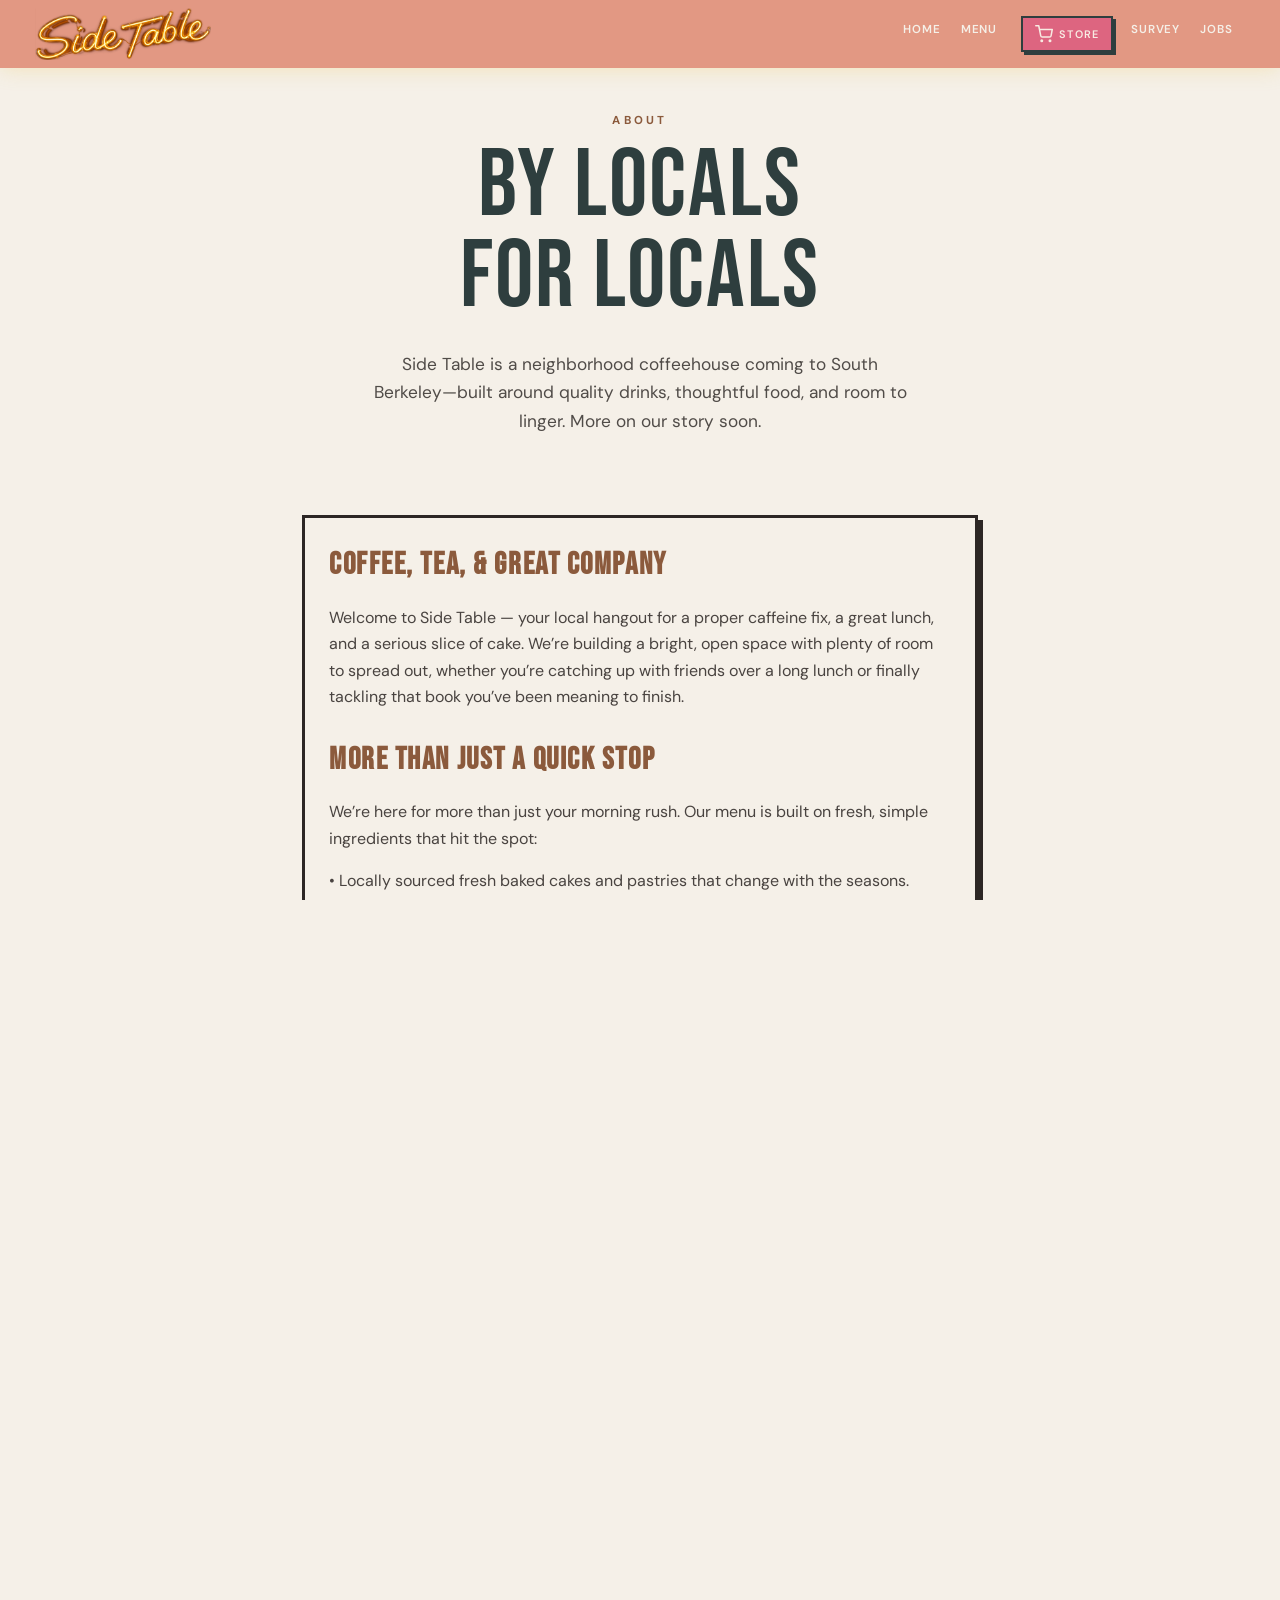
<file: about.html>
<!DOCTYPE html>
<html lang="en">
  <head>
    <meta charset="UTF-8" />
    <meta name="viewport" content="width=device-width, initial-scale=1.0, viewport-fit=cover" />
    <title>About | Side Table</title>
    <link rel="icon" type="image/png" href="./favicon.png" />
    <link rel="apple-touch-icon" href="./favicon.png" />
    <meta property="og:image" content="./thumbnail.jpg" />
    <meta name="twitter:card" content="summary_large_image" />
    <meta name="twitter:image" content="./thumbnail.jpg" />
    <link rel="preconnect" href="https://fonts.googleapis.com" />
    <link rel="preconnect" href="https://fonts.gstatic.com" crossorigin />
    <link
      href="https://fonts.googleapis.com/css2?family=Bebas+Neue&family=DM+Sans:ital,opsz,wght@0,9..40,400;0,9..40,500;0,9..40,600;0,9..40,700;1,9..40,400&family=Over+the+Rainbow&family=Knewave&family=Grape+Nuts&display=swap"
      rel="stylesheet"
    />
    <link rel="stylesheet" href="./styles.css" />
  </head>
  <body>
    <header class="site-header">
      <div class="site-header-inner">
        <a class="site-header-img" href="./index.html" aria-label="Side Table">
          <img src="./neon-2.png" alt="Side Table Coffee" class="site-header-wordmark" />
        </a>
<button type="button" class="site-nav-toggle" id="siteNavToggle" aria-expanded="false" aria-controls="siteNavDrawer">
          <span class="site-nav-toggle-bars" aria-hidden="true"><span></span><span></span><span></span></span>
          <span class="visually-hidden">Menu</span>
        </button>
        <nav class="site-nav site-nav--desktop" id="siteNavDesktop" aria-label="Primary">
          <ul id="primaryNavList">
            <li><a href="./index.html">Home</a></li>
            <li><a href="./pre-launch-menu.pdf" target="_blank" rel="noopener noreferrer">Menu</a></li>
            <li class="site-nav-li--order-desktop">
              <a class="site-nav-cta site-nav-store" href="https://sidetablecoffee.square.site/" rel="noopener noreferrer">
                <span class="site-nav-store-row" aria-hidden="true">
                  <span class="site-nav-order-icon">
                    <svg
                      xmlns="http://www.w3.org/2000/svg"
                      width="18"
                      height="18"
                      viewBox="0 0 24 24"
                      fill="none"
                      stroke="currentColor"
                      stroke-width="2"
                      stroke-linecap="round"
                      stroke-linejoin="round"
                    >
                      <circle cx="9" cy="21" r="1" />
                      <circle cx="20" cy="21" r="1" />
                      <path d="M1 1h4l2.68 13.39a2 2 0 0 0 2 1.61h9.72a2 2 0 0 0 2-1.61L23 6H6" />
                    </svg>
                  </span>
                  <span class="site-nav-store-text">Store</span>
                </span>
              </a>
            </li>
            <li class="site-nav-li--order-mobile"><a href="https://sidetablecoffee.square.site/" rel="noopener noreferrer">Store</a></li>
            <!-- <li><a href="./about.html" class="is-current">About</a></li> -->
            <li><a href="./survey.html">Survey</a></li>
            <li><a href="./jobs.html">Jobs</a></li>
          </ul>
        </nav>
      </div>
    </header>

    <div
      class="site-nav-drawer"
      id="siteNavDrawer"
      role="dialog"
      aria-modal="true"
      aria-label="Menu"
      aria-hidden="true"
    >
      <div class="site-nav-drawer-backdrop" id="siteNavDrawerBackdrop"></div>
      <div class="site-nav-drawer-panel">
        <div class="site-nav-drawer-top">
          <span class="site-nav-drawer-title">Menu</span>
          <button type="button" class="site-nav-drawer-close" id="siteNavDrawerClose" aria-label="Close menu">
            <span aria-hidden="true">×</span>
          </button>
        </div>
        <nav class="site-nav site-nav--drawer" aria-label="Primary">
          <ul id="primaryNavDrawerList"></ul>
        </nav>
      </div>
    </div>

    <main class="page page--inner" id="main-content">
      <section class="st-sub-hero">
        <p class="st-kicker">About</p>
        <h1 class="st-display st-display--page">By locals<br>For locals</h1>
        <p class="st-lede st-lede--center">
          Side Table is a neighborhood coffeehouse coming to South Berkeley—built around quality drinks, thoughtful food,
          and room to linger. More on our story soon.
        </p>
      </section>

      <section class="card about">
        <h2>Coffee, Tea, &amp; Great Company</h2>
        <p>
          Welcome to Side Table — your local hangout for a proper caffeine fix, a great lunch, and a serious slice of
          cake. We’re building a bright, open space with plenty of room to spread out, whether you’re catching up with
          friends over a long lunch or finally tackling that book you’ve been meaning to finish.
        </p>
        <h2>More Than Just a Quick Stop</h2>
        <p>We’re here for more than just your morning rush. Our menu is built on fresh, simple ingredients that hit the spot:</p>
        <div class="about-points">
          <div>• Locally sourced fresh baked cakes and pastries that change with the seasons.</div>
          <div>• Hearty sandwiches and vibrant, seasonal salads from fresh ingredients.</div>
          <div>• Expertly pulled espresso and a massive library of loose-leaf teas.</div>
        </div>
        <h2>Make Yourself at Home</h2>
        <p>
          With plenty of seating and a laid-back vibe, we’re the neighborhood’s go-to spot to actually sit down and stay
          a while. It’s a big, welcoming space designed for slow weekend brunches, mid-day meetings, or just escaping the
          house for a bit of atmosphere.
        </p>
        <h2>Take the Vibe Home</h2>
        <p>
          Love what we’re brewing? Grab a bag of our signature beans or a tin of our house tea on your way out. Planning
          a get-together? Ask us about our whole cakes and catering platters for your next party.
        </p>
        <h2>Come Hang Out</h2>
        <p>
          Open daily from the early morning spark to the afternoon slump. Pull up a chair—there’s always a spot for you at
          the table.
        </p>
      </section>
    </main>

    <div class="st-ticker" role="presentation" aria-hidden="true">
      <div class="st-ticker-track">
        <span class="st-ticker-segment"
          >Side Table Coffee · South Berkeley · Open daily · Community first · Crafted with care ·
        </span>
        <span class="st-ticker-segment" aria-hidden="true"
          >Side Table Coffee · South Berkeley · Open daily · Community first · Crafted with care ·
        </span>
      </div>
    </div>

    <footer class="site-footer site-footer--theme">
      <div class="site-footer-inner site-footer-inner--brand-only">
        <div class="site-footer-brand">
          <a
            class="site-footer-insta"
            href="https://www.instagram.com/sidetablecoffee/"
            target="_blank"
            rel="noopener noreferrer"
          >
            <img src="./insta-white.png" alt="" width="28" height="28" />
            <span>Instagram</span>
          </a>
          <p class="site-footer-tagline">settle in with us</p>
          <p class="site-footer-meta">
            <span
              ><a
                href="https://www.google.com/maps/search/?api=1&amp;query=3300+Adeline+St+Berkeley+CA+94703"
                target="_blank"
                rel="noopener noreferrer"
                >3300 Adeline Street · Berkeley, CA 94703</a
              ></span
            >
            <span class="site-footer-meta-sep" aria-hidden="true">·</span>
            <span>&copy; 2026 Side Table</span>
          </p>
        </div>
      </div>
    </footer>

    <script src="./script.js"></script>
</body>
</html>
</file>
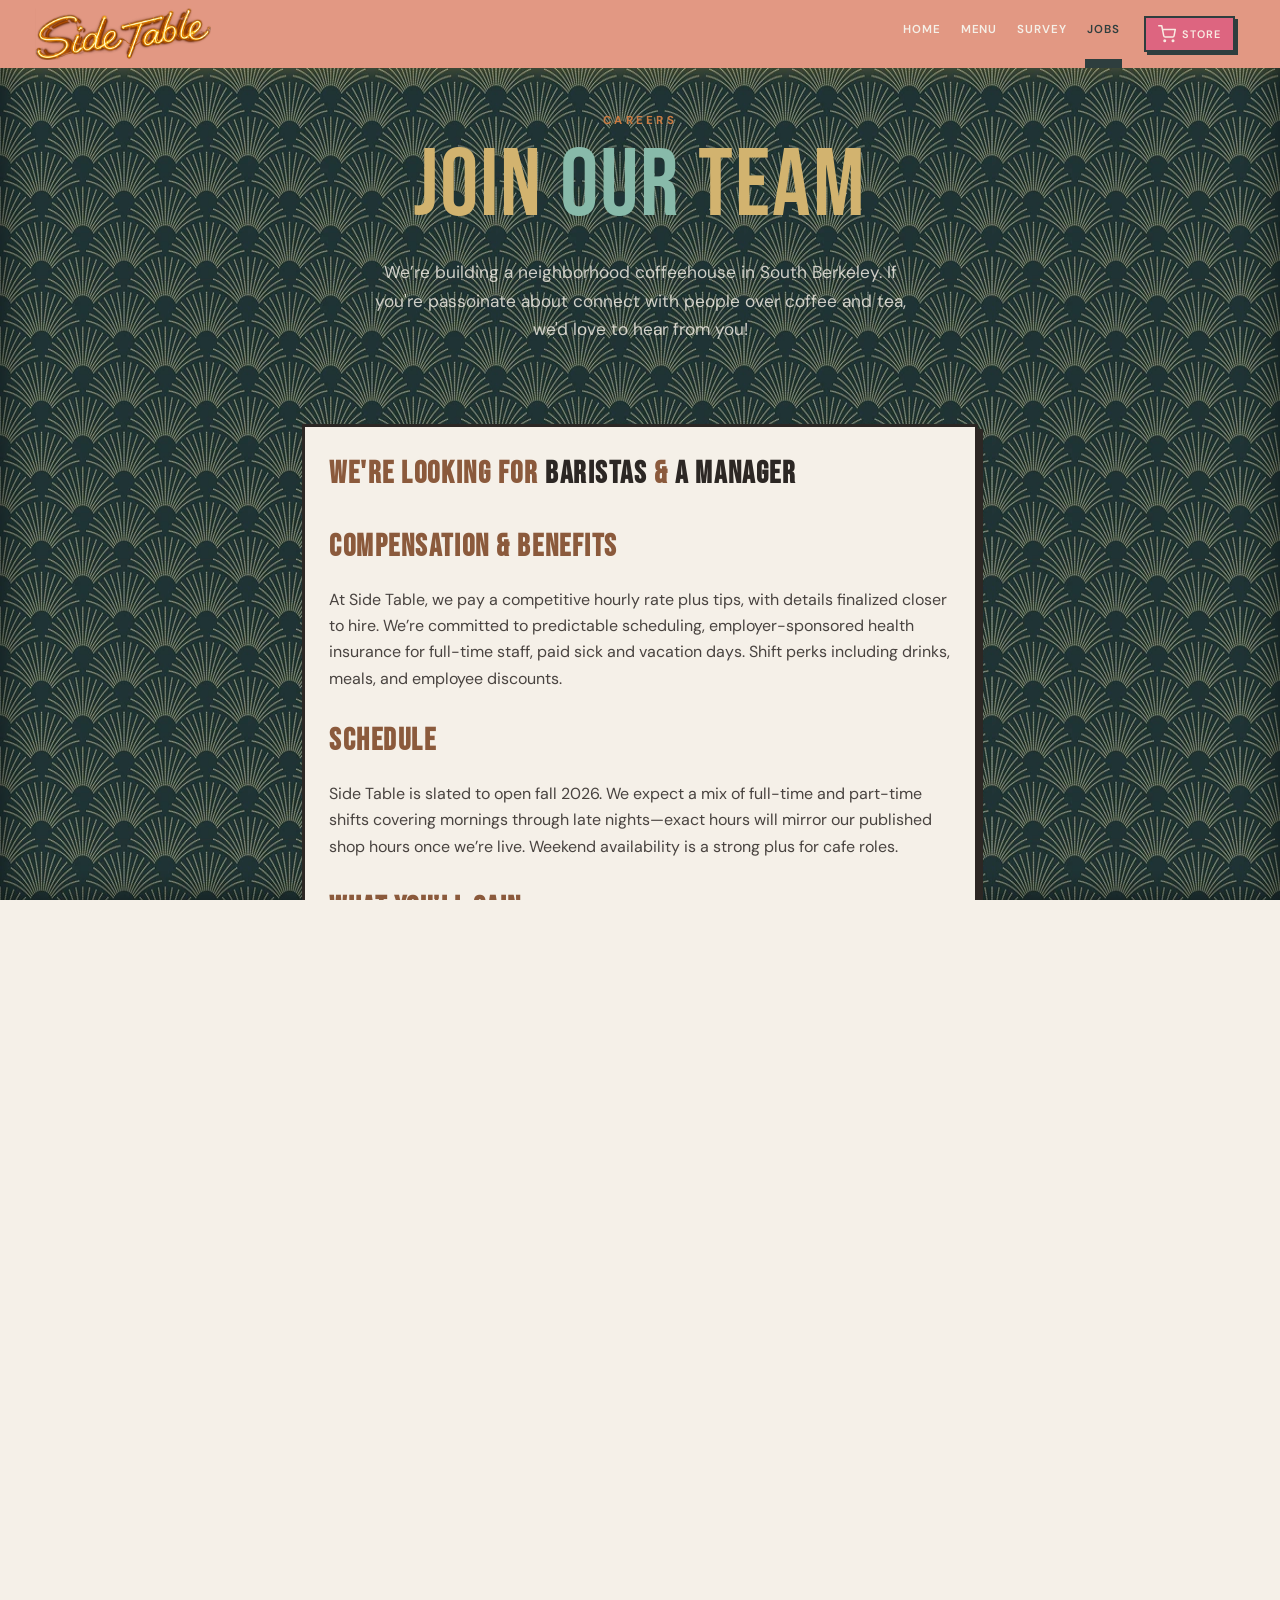
<file: jobs.html>
<!DOCTYPE html>
<html lang="en">
  <head>
    <meta charset="UTF-8" />
    <meta name="viewport" content="width=device-width, initial-scale=1.0, viewport-fit=cover" />
    <title>Jobs | Side Table Coffee & Tea</title>
    <meta
      name="description"
      content="Careers at Side Table — neighborhood coffee and tea in South Berkeley. We’re hiring for our opening team."
    />
    <link rel="icon" type="image/png" href="./favicon.png" />
    <link rel="apple-touch-icon" href="./favicon.png" />
    <meta property="og:image" content="./thumbnail.jpg" />
    <meta name="twitter:card" content="summary_large_image" />
    <meta name="twitter:image" content="./thumbnail.jpg" />
    <link rel="preconnect" href="https://fonts.googleapis.com" />
    <link rel="preconnect" href="https://fonts.gstatic.com" crossorigin />
    <link
      href="https://fonts.googleapis.com/css2?family=Bebas+Neue&family=DM+Sans:ital,opsz,wght@0,9..40,400;0,9..40,500;0,9..40,600;0,9..40,700;1,9..40,400&family=Over+the+Rainbow&family=Knewave&family=Grape+Nuts&display=swap"
      rel="stylesheet"
    />
    <link rel="stylesheet" href="./styles.css" />
  </head>
  <body>
    <header class="site-header">
      <div class="site-header-inner">
        <a class="site-header-img" href="./index.html" aria-label="Side Table">
          <img src="./neon-2.png" alt="Side Table Coffee" class="site-header-wordmark" />
        </a>
<button type="button" class="site-nav-toggle" id="siteNavToggle" aria-expanded="false" aria-controls="siteNavDrawer">
          <span class="site-nav-toggle-bars" aria-hidden="true"><span></span><span></span><span></span></span>
          <span class="visually-hidden">Menu</span>
        </button>
        <nav class="site-nav site-nav--desktop" id="siteNavDesktop" aria-label="Primary">
          <ul id="primaryNavList">
            <li><a href="./index.html">Home</a></li>
            <li><a href="./pre-launch-menu.pdf" target="_blank" rel="noopener noreferrer">Menu</a></li>
            <li><a href="./survey.html">Survey</a></li>
            <li><a href="./jobs.html" class="is-current">Jobs</a></li>
            <li class="site-nav-li--order-desktop">
              <a class="site-nav-cta site-nav-store" href="https://sidetablecoffee.square.site/" rel="noopener noreferrer">
                <span class="site-nav-store-row" aria-hidden="true">
                  <span class="site-nav-order-icon">
                    <svg
                      xmlns="http://www.w3.org/2000/svg"
                      width="18"
                      height="18"
                      viewBox="0 0 24 24"
                      fill="none"
                      stroke="currentColor"
                      stroke-width="2"
                      stroke-linecap="round"
                      stroke-linejoin="round"
                    >
                      <circle cx="9" cy="21" r="1" />
                      <circle cx="20" cy="21" r="1" />
                      <path d="M1 1h4l2.68 13.39a2 2 0 0 0 2 1.61h9.72a2 2 0 0 0 2-1.61L23 6H6" />
                    </svg>
                  </span>
                  <span class="site-nav-store-text">Store</span>
                </span>
              </a>
            </li>
            <li class="site-nav-li--order-mobile"><a href="https://sidetablecoffee.square.site/" rel="noopener noreferrer">Store</a></li>
          </ul>
        </nav>
      </div>
    </header>

    <div
      class="site-nav-drawer"
      id="siteNavDrawer"
      role="dialog"
      aria-modal="true"
      aria-label="Menu"
      aria-hidden="true"
    >
      <div class="site-nav-drawer-backdrop" id="siteNavDrawerBackdrop"></div>
      <div class="site-nav-drawer-panel">
        <div class="site-nav-drawer-top">
          <span class="site-nav-drawer-title">Menu</span>
          <button type="button" class="site-nav-drawer-close" id="siteNavDrawerClose" aria-label="Close menu">
            <span aria-hidden="true">×</span>
          </button>
        </div>
        <nav class="site-nav site-nav--drawer" aria-label="Primary">
          <ul id="primaryNavDrawerList"></ul>
        </nav>
      </div>
    </div>

    <main class="page page--jobs" id="main-content">
      <div class="page--jobs-bg" aria-hidden="true"></div>
      <div class="page page--inner page--jobs-inner">
      <section class="st-sub-hero">
        <p class="st-kicker">Careers</p>
        <h1 class="st-display st-display--jobs">Join <span>our</span> team</h1>
        <p class="st-lede st-lede--center">
          We’re building a neighborhood coffeehouse in South Berkeley. If you're passoinate about connect with people over coffee and tea, we'd love to hear from you!
        </p>
      </section>

      <section class="card jobs">
        <h2 class="card-header">We're looking for <span class="jobs-list">baristas</span> & <span class="jobs-list">a manager</span></h2>

        <h2>Compensation &amp; benefits</h2>
        <p>
          At Side Table, we pay a competitive hourly rate plus tips, with details finalized closer to hire. We’re committed
          to predictable scheduling, employer-sponsored health insurance for full-time staff, paid sick and vacation days. 
          Shift perks including drinks, meals, and employee discounts.
        </p>

        <h2>Schedule</h2>
        <p>
          Side Table is slated to open fall 2026. We expect a mix of full-time and part-time shifts covering mornings
          through late nights—exact hours will mirror our published shop hours once we’re live. Weekend availability is a
          strong plus for cafe roles.
        </p>

        <h2>What you’ll gain</h2>
        <div class="about-points">
          <div>• Hands-on training on espresso, tea service, and assemble food in our kitchen.</div>
          <div>• A collaborative crew focused on hospitality and consistency—not rush alone.</div>
          <div>• Be part of our communtiy in South Berkeley.</div>
        </div>

        <h2>Equal opportunity</h2>
        <p>
          Side Table is an equal opportunity employer. We welcome applicants of all backgrounds and do not discriminate on
          the basis of race, color, religion, sex, sexual orientation, gender identity, national origin, disability, age, or
          veteran status.
        </p>

        <h2>Our Values</h2>
        <p>
          Side Table is a neighborhood coffee and tea house—great drinks, real food, and room to stay awhile. We care
          about the human connection in our community above all else.
        </p>

        <div class="jobs-apply">
          <h2>How to apply</h2>
          <p>
            Email <a href="mailto:hello@sidetablecoffee.com?subject=Jobs%20at%20Side%20Table">hello@sidetablecoffee.com</a>
            with the subject line <strong>Jobs</strong>. Include a short note about yourself, the role you’re interested in,
            and your general availability. A resume or work history is welcome but not required to start the conversation.
          </p>
          <p class="jobs-apply-actions">
            <a class="st-btn st-btn--light" href="mailto:hello@sidetablecoffee.com?subject=Jobs%20at%20Side%20Table"
              >Email us to apply</a
            >
          </p>
        </div>
      </section>
      </div>
    </main>

    <div class="st-ticker" role="presentation" aria-hidden="true">
      <div class="st-ticker-track">
        <span class="st-ticker-segment"
          >Side Table Coffee · South Berkeley · Open daily · Community first · Crafted with care ·
        </span>
        <span class="st-ticker-segment" aria-hidden="true"
          >Side Table Coffee · South Berkeley · Open daily · Community first · Crafted with care ·
        </span>
      </div>
    </div>

    <footer class="site-footer site-footer--theme">
      <div class="site-footer-inner">
        <div class="site-footer-brand">
          <a
            class="site-footer-insta"
            href="https://www.instagram.com/sidetablecoffee/"
            target="_blank"
            rel="noopener noreferrer"
          >
            <img src="./insta-white.png" alt="" width="28" height="28" />
            <span>Instagram</span>
          </a>
          <div class="site-footer-tagline-container">
            <div class="site-footer-tagline">settle in</div>
            <div class="site-footer-tagline">with us</div>
          </div>
          <p class="site-footer-meta">
            <span
              ><a
                href="https://www.google.com/maps/search/?api=1&amp;query=3300+Adeline+St+Berkeley+CA+94703"
                target="_blank"
                rel="noopener noreferrer"
                >3300 Adeline Street · Berkeley, CA 94703</a
              >
              · &copy; 2026 Side Table</span
            >
          </p>
        </div>
        <div class="site-footer-newsletter st-card st-card--news">
          <h2 class="site-footer-newsletter-title">Be in the Know</h2>
          <p class="site-footer-newsletter-note">Updates on our soft opening, menu drops, and other neighborhood events.</p>
          <form id="emailForm" class="st-form st-form--compact">
            <label class="st-field">
              <span class="visually-hidden">Email</span>
              <input id="email" name="email" type="email" placeholder="you@example.com" autocomplete="email" required />
            </label>
            <button type="submit" class="st-btn st-btn--dark">Update me</button>
          </form>
        </div>
      </div>
    </footer>

    <script src="./script.js"></script>
</body>
</html>
</file>
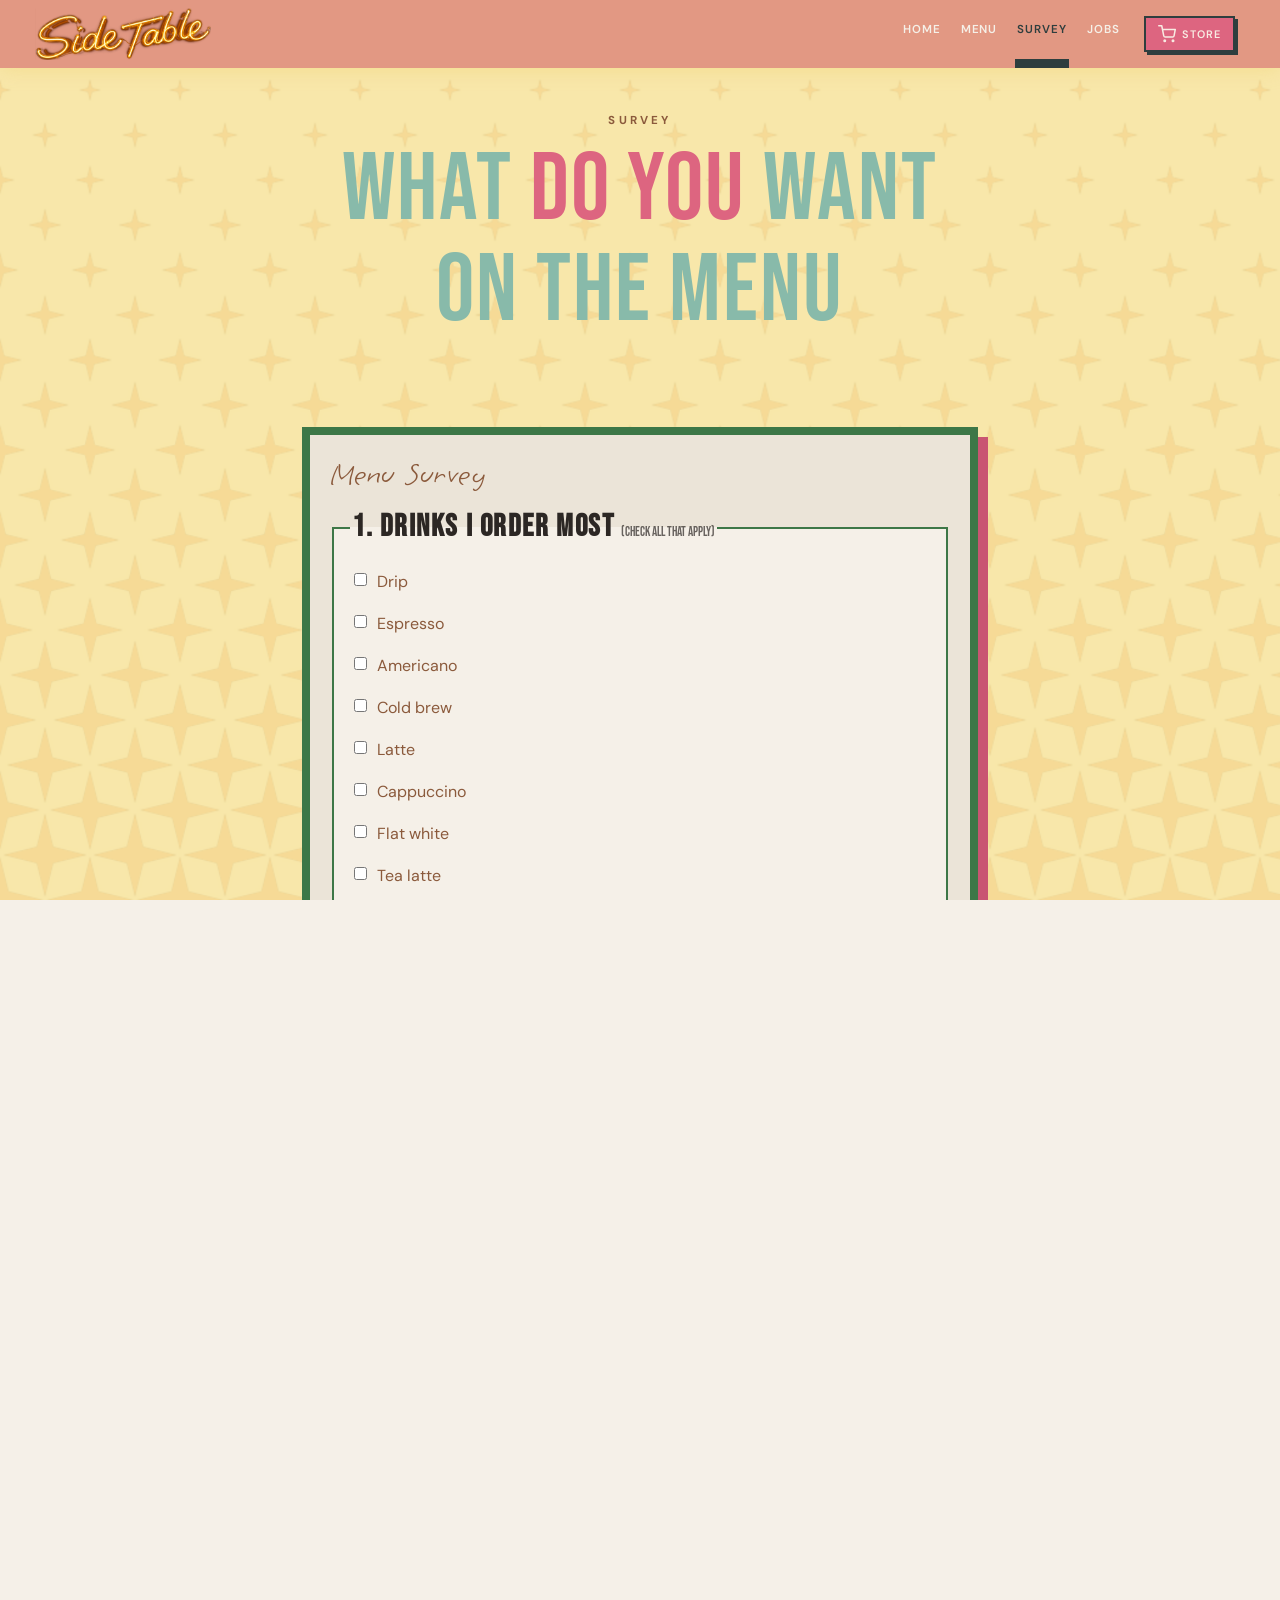
<file: survey.html>
<!DOCTYPE html>
<html lang="en">
  <head>
    <meta charset="UTF-8" />
    <meta name="viewport" content="width=device-width, initial-scale=1.0, viewport-fit=cover" />
    <title>Side Table Coffee & Tea</title>
    <link rel="icon" type="image/png" href="./favicon.png" />
    <meta property="og:image" content="./thumbnail.jpg" />
    <meta name="twitter:card" content="summary_large_image" />
    <meta name="twitter:image" content="./thumbnail.jpg" />
    <link rel="preconnect" href="https://fonts.googleapis.com" />
    <link rel="preconnect" href="https://fonts.gstatic.com" crossorigin />
    <link
      href="https://fonts.googleapis.com/css2?family=Bebas+Neue&family=DM+Sans:ital,opsz,wght@0,9..40,400;0,9..40,500;0,9..40,600;0,9..40,700;1,9..40,400&family=Over+the+Rainbow&family=Knewave&family=Grape+Nuts&display=swap"
      rel="stylesheet"
    />
    <link rel="stylesheet" href="./styles.css" />
  </head>
  <body>
    <header class="site-header">
      <div class="site-header-inner">
        <a class="site-header-img" href="./index.html" aria-label="Side Table">
          <img src="./neon-2.png" alt="Side Table Coffee" class="site-header-wordmark" />
        </a>
<button type="button" class="site-nav-toggle" id="siteNavToggle" aria-expanded="false" aria-controls="siteNavDrawer">
          <span class="site-nav-toggle-bars" aria-hidden="true"><span></span><span></span><span></span></span>
          <span class="visually-hidden">Menu</span>
        </button>
        <nav class="site-nav site-nav--desktop" id="siteNavDesktop" aria-label="Primary">
          <ul id="primaryNavList">
            <li><a href="./index.html">Home</a></li>
            <li><a href="./pre-launch-menu.pdf" target="_blank" rel="noopener noreferrer">Menu</a></li>
            <li><a href="./survey.html" class="is-current">Survey</a></li>
            <li><a href="./jobs.html">Jobs</a></li>
            <li class="site-nav-li--order-desktop">
              <a class="site-nav-cta site-nav-store" href="https://sidetablecoffee.square.site/" rel="noopener noreferrer">
                <span class="site-nav-store-row" aria-hidden="true">
                  <span class="site-nav-order-icon">
                    <svg
                      xmlns="http://www.w3.org/2000/svg"
                      width="18"
                      height="18"
                      viewBox="0 0 24 24"
                      fill="none"
                      stroke="currentColor"
                      stroke-width="2"
                      stroke-linecap="round"
                      stroke-linejoin="round"
                    >
                      <circle cx="9" cy="21" r="1" />
                      <circle cx="20" cy="21" r="1" />
                      <path d="M1 1h4l2.68 13.39a2 2 0 0 0 2 1.61h9.72a2 2 0 0 0 2-1.61L23 6H6" />
                    </svg>
                  </span>
                  <span class="site-nav-store-text">Store</span>
                </span>
              </a>
            </li>
            <li class="site-nav-li--order-mobile"><a href="https://sidetablecoffee.square.site/" rel="noopener noreferrer">Store</a></li>
          </ul>
        </nav>
      </div>
    </header>

    <div
      class="site-nav-drawer"
      id="siteNavDrawer"
      role="dialog"
      aria-modal="true"
      aria-label="Menu"
      aria-hidden="true"
    >
      <div class="site-nav-drawer-backdrop" id="siteNavDrawerBackdrop"></div>
      <div class="site-nav-drawer-panel">
        <div class="site-nav-drawer-top">
          <span class="site-nav-drawer-title"></span>
          <button type="button" class="site-nav-drawer-close" id="siteNavDrawerClose" aria-label="Close menu">
            <span aria-hidden="true">×</span>
          </button>
        </div>
        <nav class="site-nav site-nav--drawer" aria-label="Primary">
          <ul id="primaryNavDrawerList"></ul>
        </nav>
      </div>
    </div>

    <main class="page page--survey" id="main-content">
      <div class="page--survey-bg" aria-hidden="true"></div>
      <div class="page page--inner page--survey-inner">
      <section class="st-sub-hero">
        <p class="st-kicker">Survey</p>
        <h1 class="st-display st-display--survey">What <span>do you</span> want on the menu</h1>
      </section>

      <section class="card survey st-shop-card">
        <h2 class="card-header">Menu Survey</h2>
        <form id="surveyForm" class="form">
          <fieldset>
            <legend>1. Drinks I order most <span class="q-hint">(check all that apply)</span></legend>
            <label><input type="checkbox" name="drinksOrdered" value="Drip" /> Drip</label>
            <label><input type="checkbox" name="drinksOrdered" value="Espresso" /> Espresso</label>
            <label><input type="checkbox" name="drinksOrdered" value="Americano" /> Americano</label>
            <label><input type="checkbox" name="drinksOrdered" value="Cold brew" /> Cold brew</label>
            <label><input type="checkbox" name="drinksOrdered" value="Latte" /> Latte</label>
            <label><input type="checkbox" name="drinksOrdered" value="Cappuccino" /> Cappuccino</label>
            <label><input type="checkbox" name="drinksOrdered" value="Flat white" /> Flat white</label>
            <label><input type="checkbox" name="drinksOrdered" value="Tea latte" /> Tea latte</label>
            <label><input type="checkbox" name="drinksOrdered" value="Chai latte" /> Chai latte</label>
            <label><input type="checkbox" name="drinksOrdered" value="Matcha latte" /> Matcha latte</label>
            <label><input type="checkbox" name="drinksOrdered" value="Mocha" /> Mocha</label>
            <label><input type="checkbox" name="drinksOrdered" value="Hot chocolate" /> Hot chocolate</label>
            <label><input type="checkbox" name="drinksOrdered" value="Syrup coffee" /> Syrup coffee</label>
            <label><input type="checkbox" name="drinksOrdered" value="Refreshing Spritzer" /> Refreshing Spritzer</label>
            <label><input type="checkbox" name="drinksOrdered" value="Protein Shake" /> Protein Shake</label>
            <label><input type="checkbox" name="drinksOrdered" value="Smoothies" /> Smoothies</label>
            <label class="q-other">
              <input type="checkbox" name="drinksOrdered" value="Other" data-other-toggle="drinksOrderedOther" />
              <span class="q-other-text">Other:</span>
              <input type="text" name="drinksOrderedOther" id="drinksOrderedOther" class="q-other-input" placeholder="tell us" />
            </label>
          </fieldset>

          <fieldset>
            <legend>2. The teas I love most <span class="q-hint">(check all that apply)</span></legend>
            <label><input type="checkbox" name="teasLoved" value="English Breakfast" /> English Breakfast</label>
            <label><input type="checkbox" name="teasLoved" value="Earl Grey" /> Earl Grey</label>
            <label><input type="checkbox" name="teasLoved" value="Pu ehr" /> Pu ehr</label>
            <label><input type="checkbox" name="teasLoved" value="Yunnan Dian Hong" /> Yunnan Dian Hong</label>
            <label><input type="checkbox" name="teasLoved" value="Jasmine" /> Jasmine</label>
            <label><input type="checkbox" name="teasLoved" value="Lapsang" /> Lapsang</label>
            <label><input type="checkbox" name="teasLoved" value="Chamomile" /> Chamomile</label>
            <label><input type="checkbox" name="teasLoved" value="Chrysanthemum" /> Chrysanthemum</label>
            <label><input type="checkbox" name="teasLoved" value="Osmanthus" /> Osmanthus</label>
            <label><input type="checkbox" name="teasLoved" value="Fresh Mint" /> Fresh Mint</label>
            <label><input type="checkbox" name="teasLoved" value="Lemon Balm" /> Lemon Balm</label>
            <label><input type="checkbox" name="teasLoved" value="Hibiscus" /> Hibiscus</label>
            <label class="q-other">
              <input type="checkbox" name="teasLoved" value="Other" data-other-toggle="teasLovedOther" />
              <span class="q-other-text">Other:</span>
              <input type="text" name="teasLovedOther" id="teasLovedOther" class="q-other-input" placeholder="tell us" />
            </label>
          </fieldset>

          <fieldset>
            <legend>3. Go-to breakfast foods <span class="q-hint">(check all that apply)</span></legend>
            <label><input type="checkbox" name="breakfastItems" value="Savory Pastry" /> Savory Pastry</label>
            <label><input type="checkbox" name="breakfastItems" value="Sweet Pastry" /> Sweet Pastry</label>
            <label><input type="checkbox" name="breakfastItems" value="Granola" /> Granola</label>
            <label><input type="checkbox" name="breakfastItems" value="Oatmeal" /> Oatmeal</label>
            <label><input type="checkbox" name="breakfastItems" value="Boiled Eggs" /> Boiled Eggs</label>
            <label><input type="checkbox" name="breakfastItems" value="Fresh Fruit" /> Fresh Fruit</label>
            <label><input type="checkbox" name="breakfastItems" value="Toast Bagel" /> Toast Bagel</label>
            <label><input type="checkbox" name="breakfastItems" value="Avocado Toast" /> Avocado Toast</label>
            <label><input type="checkbox" name="breakfastItems" value="Breakfast sandwich" /> Breakfast sandwich</label>
            <label><input type="checkbox" name="breakfastItems" value="Breakfast Burrito" /> Breakfast Burrito</label>
            <label class="q-other">
              <input type="checkbox" name="breakfastItems" value="Other" data-other-toggle="breakfastItemsOther" />
              <span class="q-other-text">Other:</span>
              <input type="text" name="breakfastItemsOther" id="breakfastItemsOther" class="q-other-input" placeholder="tell us" />
            </label>
          </fieldset>

          <fieldset>
            <legend>4. Lunch items I order most <span class="q-hint">(check all that apply)</span></legend>
            <label><input type="checkbox" name="lunchItems" value="Caesar Salad" /> Caesar Salad</label>
            <label><input type="checkbox" name="lunchItems" value="Cobb Salad" /> Cobb Salad</label>
            <label><input type="checkbox" name="lunchItems" value="Grilled Chicken Salad" /> Grilled Chicken Salad</label>
            <label><input type="checkbox" name="lunchItems" value="Caprese Panini" /> Caprese Panini</label>
            <label><input type="checkbox" name="lunchItems" value="Chicken Pesto Panini" /> Chicken Pesto Panini</label>
            <label><input type="checkbox" name="lunchItems" value="Cheesesteak Panini" /> Cheesesteak Panini</label>
            <label><input type="checkbox" name="lunchItems" value="Tuna Melt Panini" /> Tuna Melt Panini</label>
            <label><input type="checkbox" name="lunchItems" value="Soup" /> Soup</label>
            <label><input type="checkbox" name="lunchItems" value="Grain Bowl" /> Grain Bowl</label>
            <label class="q-other">
              <input type="checkbox" name="lunchItems" value="Other" data-other-toggle="lunchItemsOther" />
              <span class="q-other-text">Other:</span>
              <input type="text" name="lunchItemsOther" id="lunchItemsOther" class="q-other-input" placeholder="tell us" />
            </label>
          </fieldset>

          <fieldset>
            <legend>5. Favorite flavor of cakes <span class="q-hint">(check all that apply)</span></legend>
            <label><input type="checkbox" name="cakeFlavors" value="Tiramisu" /> Tiramisu</label>
            <label><input type="checkbox" name="cakeFlavors" value="German Chocolate" /> German Chocolate</label>
            <label><input type="checkbox" name="cakeFlavors" value="Mango Mousse" /> Mango Mousse</label>
            <label><input type="checkbox" name="cakeFlavors" value="Carrot Cake" /> Carrot Cake</label>
            <label><input type="checkbox" name="cakeFlavors" value="Lemon Ricotta Cake" /> Lemon Ricotta Cake</label>
            <label><input type="checkbox" name="cakeFlavors" value="Vanilla Funfetti" /> Vanilla Funfetti</label>
            <label><input type="checkbox" name="cakeFlavors" value="Red Velvet" /> Red Velvet</label>
            <label><input type="checkbox" name="cakeFlavors" value="Crepe Cakes" /> Crepe Cakes</label>
            <label><input type="checkbox" name="cakeFlavors" value="Coconut Chiffon" /> Coconut Chiffon</label>
            <label><input type="checkbox" name="cakeFlavors" value="Orange-Cardamom Olive Oil" /> Orange-Cardamom Olive Oil</label>
            <label><input type="checkbox" name="cakeFlavors" value="Mille Feuille" /> Mille Feuille</label>
            <label><input type="checkbox" name="cakeFlavors" value="Strawberry Shortcake" /> Strawberry Shortcake</label>
            <label class="q-other">
              <input type="checkbox" name="cakeFlavors" value="Other" data-other-toggle="cakeFlavorsOther" />
              <span class="q-other-text">Other:</span>
              <input type="text" name="cakeFlavorsOther" id="cakeFlavorsOther" class="q-other-input" placeholder="tell us" />
            </label>
          </fieldset>

          <div class="q-cont">
            <label for="favoriteShops">6. Which Cake or Pastry shops do you love? Any particular flavors?</label>
            <textarea
              id="favoriteShops"
              name="favoriteShops"
              rows="2"
              placeholder="Shop or businesses, flavors, notes…"
            ></textarea>
          </div>

          <div class="q-cont">
            <label for="dietaryRestrictions">7. Any dietary restrictions?</label>
            <textarea id="dietaryRestrictions" name="dietaryRestrictions" rows="1" placeholder="Nuts, dairy… or none"></textarea>
          </div>

          <div class="q-cont">
            <label for="fastInternetPremium">8. Would you pay extra for dedicated fast internet?</label>
            <select id="fastInternetPremium" name="fastInternetPremium">
              <option value="">—</option>
              <option value="Yes">Yes</option>
              <option value="Maybe, depending on price">Maybe, depending on price</option>
              <option value="No">No</option>
            </select>
          </div>

          <div class="q-cont">
            <label for="kidsAreaBother">9. Would you be bothered by a dedicated kids area?</label>
            <select id="kidsAreaBother" name="kidsAreaBother">
              <option value="">—</option>
              <option value="Not at all">Not at all</option>
              <option value="A little">A little</option>
              <option value="Yes">Yes</option>
              <option value="I'd welcome it — I have kids">I'd welcome it — I have kids</option>
            </select>
          </div>

          <div class="q-cont">
            <label for="visitFrequency">10. How often would you visit?</label>
            <select id="visitFrequency" name="visitFrequency">
              <option value="">—</option>
              <option value="Daily">Daily</option>
              <option value="A few times a week">A few times a week</option>
              <option value="Weekly">Weekly</option>
              <option value="A few times a month">A few times a month</option>
              <option value="Rarely">Rarely</option>
            </select>
          </div>

          <fieldset>
            <legend>11. When you come in, you're usually… <span class="q-hint">(check all that apply)</span></legend>
            <label><input type="checkbox" name="visitContext" value="Working alone" /> Working alone</label>
            <label><input type="checkbox" name="visitContext" value="Meeting someone" /> Meeting someone</label>
            <label><input type="checkbox" name="visitContext" value="Grabbing and going" /> Grabbing and going</label>
            <label><input type="checkbox" name="visitContext" value="Hanging out with friends" /> Hanging out with friends</label>
          </fieldset>

          <div class="q-cont">
            <label for="cafeElse">12. What else would you want in a cafe?</label>
            <textarea id="cafeElse" name="cafeElse" rows="3" placeholder="Wi-Fi, seating, music…"></textarea>
          </div>

          <div class="q-cont">
            <label for="contactInfo">13. Want early access when we open?</label>
            <textarea id="contactInfo" name="contactInfo" rows="1" placeholder="hello@example.com"></textarea>
          </div>
          <div class="center">
            <button type="submit" class="st-btn st-btn--dark">Submit Survey</button>
          </div>
        </form>
      </section>
      </div>
    </main>

    <div class="st-ticker" role="presentation" aria-hidden="true">
      <div class="st-ticker-track">
        <span class="st-ticker-segment"
          >Side Table Coffee · South Berkeley · Open daily · Community first · Crafted with care ·
        </span>
        <span class="st-ticker-segment" aria-hidden="true"
          >Side Table Coffee · South Berkeley · Open daily · Community first · Crafted with care ·
        </span>
      </div>
    </div>

    <footer class="site-footer site-footer--theme">
      <div class="site-footer-inner">
        <div class="site-footer-brand">
          <a
            class="site-footer-insta"
            href="https://www.instagram.com/sidetablecoffee/"
            target="_blank"
            rel="noopener noreferrer"
          >
            <img src="./insta-white.png" alt="" width="28" height="28" />
            <span>Instagram</span>
          </a>
          <div class="site-footer-tagline-container">
            <div class="site-footer-tagline">settle in</div>
            <div class="site-footer-tagline">with us</div>
          </div>
          <p class="site-footer-meta">
            <span
              ><a
                href="https://www.google.com/maps/search/?api=1&amp;query=3300+Adeline+St+Berkeley+CA+94703"
                target="_blank"
                rel="noopener noreferrer"
                >3300 Adeline Street · Berkeley, CA 94703</a
              >
              · &copy; 2026 Side Table</span
            >
          </p>
        </div>
        <div class="site-footer-newsletter st-card st-card--news">
          <h2 class="site-footer-newsletter-title">Be in the Know</h2>
          <p class="site-footer-newsletter-note">Updates on our soft opening, menu drops, and other neighborhood events.</p>
          <form id="emailForm" class="st-form st-form--compact">
            <label class="st-field">
              <span class="visually-hidden">Email</span>
              <input id="email" name="email" type="email" placeholder="you@example.com" autocomplete="email" required />
            </label>
            <button type="submit" class="st-btn st-btn--dark">Update me</button>
          </form>
        </div>
      </div>
    </footer>

    <script src="./script.js"></script>
</body>
</html>
</file>
<file: styles.css>
* {
  box-sizing: border-box;
}

:root {
  --cream: #f5f0e8;
  --cream-deep: #ebe4d8;
  --ink: #2c2724;
  --brown: #8b5a3c;
  --brown-mid: #a86530;
  --brown-light: #c97a42;
  --accent-slate: #2e3e3e;
  --accent-terracotta: #9a604a;
  --accent-blush: #f8ebe2;
  --accent-peach: #e29883;
  --accent-pink: #dd6580;
  --accent-blue: #88baaa;
  --accent-yellow: #d2b36f;
  --accent-pink-dark: #c95572;
  --accent-green: #3d7747;
  --site-header-h: 72px;
}

html {
  height: 100%;
  height: 100dvh;
  overflow: hidden;
  overscroll-behavior: none;
  scroll-behavior: smooth;
}

body {
  height: 100%;
  height: 100dvh;
  margin: 0;
  overflow-x: hidden;
  overflow-y: auto;
  overscroll-behavior: none;
  -webkit-overflow-scrolling: touch;
  scroll-behavior: smooth;
  scroll-padding-top: calc(var(--site-header-h) + 12px);
  font-family: "DM Sans", "Inter", Arial, sans-serif;
  line-height: 1.5;
  background: var(--cream);
  display: flex;
  flex-direction: column;
  min-height: 0;
  color: var(--ink);
}

body::before {
  display: none;
}

.bg-video {
  display: none;
}

.site-header {
  position: fixed;
  top: 0;
  left: 0;
  right: 0;
  z-index: 1000;
  background: var(--accent-peach);
  box-shadow: 0 0 20px rgba(236, 191, 68, 0.3);
  padding: 8px 5px;
  display: flex;
  justify-content: center;
}

.site-header-inner {
  width: 100%;
  max-width: 1200px;
  min-height: 52px;
  margin: 0 20px 0 10px;
  display: flex;
  align-items: center;
  justify-content: space-between;
  gap: 16px;
  flex-wrap: wrap;
}

.site-header-img {
  display: flex;
  align-items: center;
  text-decoration: none;
  flex-shrink: 0;
  gap: 8px;
}

.site-header-logo {
  display: block;
  height: 38px;
  width: auto;
}

.site-header-wordmark {
  display: block;
  height: 52px;
  width: auto;
  max-width: min(300px, 58vw);
  object-fit: contain;
  object-position: left center;
}

.site-nav ul {
  list-style: none;
  margin: 0;
  padding: 0;
  display: flex;
  flex-wrap: wrap;
  align-items: center;
  justify-content: flex-end;
  gap: 4px 16px;
  margin: -20px 0;
}

.site-nav a {
  display: inline-block;
  text-decoration: none;
  font-size: 0.72rem;
  font-weight: 600;
  text-transform: uppercase;
  letter-spacing: 0.08em;
  padding: 21px 2px;
  border-bottom: 9px solid transparent;
  color: var(--cream);
  transition: all 0.1s;
}

.site-nav a:hover,
.site-nav a:focus-visible {
  filter: brightness(1.1);
  color: #ffffff;
  border-bottom-color: var(--brown);
  outline: none;
}

.site-nav a.is-current {
  color: var(--accent-slate);
  border-bottom-color: var(--accent-slate);
}

.visually-hidden {
  position: absolute;
  width: 1px;
  height: 1px;
  padding: 0;
  margin: -1px;
  overflow: hidden;
  clip: rect(0, 0, 0, 0);
  white-space: nowrap;
  border: 0;
}

.site-nav-toggle {
  display: none;
  align-items: center;
  justify-content: center;
  flex-shrink: 0;
  width: 44px;
  height: 44px;
  margin-left: auto;
  padding: 0;
  background: transparent;
  border: none;
  cursor: pointer;
}

.site-nav-toggle:hover,
.site-nav-toggle:focus-visible {
  background: none;
  outline: none;
}

.site-nav-toggle-bars {
  display: flex;
  flex-direction: column;
  justify-content: center;
  gap: 8px;
  width: 35px;
}

.site-nav-toggle-bars span {
  display: block;
  height: 2px;
  background: var(--brown);
  border-radius: 1px;
}

.site-nav-drawer {
  display: none;
}

.site-nav-drawer-top {
  display: flex;
  align-items: center;
  justify-content: space-between;
  gap: 12px;
  padding: 16px 18px;
  flex-shrink: 0;
}

.site-nav-drawer-title {
  font-size: 0.72rem;
  font-weight: 700;
  text-transform: uppercase;
  letter-spacing: 0.14em;
}

.site-nav-drawer-close {
  display: flex;
  align-items: center;
  justify-content: center;
  width: 50px;
  height: 50px;
  padding: 0;
  border: none;
  border-radius: 4px;
  background: transparent;
  color: #ffffff;
  font-size: 4.5rem;
  line-height: 1;
  cursor: pointer;
}

.site-nav-drawer-close:hover,
.site-nav-drawer-close:focus-visible {
  background: none;
  outline: none;
}

.site-nav--drawer ul {
  flex-direction: column;
  align-items: stretch;
  gap: 0;
  padding: 0;
  margin: 0;
  a {
    display: block;
    padding: 16px 22px 16px 90px;
    font-size: 2.5rem;
    border-bottom: none;
    font-family: "Knewave", "Inter", Arial, sans-serif;
  }
  a.is-current {
    background: var(--accent-green);
  }
}

html.site-nav-drawer-open,
html.site-nav-drawer-open body {
  overflow: hidden;
}

@media (min-width: 641px) {
  .site-nav-toggle {
    display: none !important;
  }

  .site-nav-drawer {
    display: none !important;
  }
}

.page {
  position: relative;
  max-width: 1020px;
  margin: 0 auto;
  width: 100%;
  flex: 1 0 auto;
  padding: calc(16px + var(--site-header-h)) 22px 48px;
}

.site-footer {
  flex-shrink: 0;
  width: 100%;
  position: relative;
  z-index: 2;
}

.site-footer-inner {
  max-width: 1200px;
  margin: 0 auto;
  padding: clamp(56px, 9vw, 96px) clamp(20px, 5vw, 48px) clamp(360px, 48vw, 600px);
  display: grid;
  grid-template-columns: minmax(0, 1fr) minmax(280px, 420px);
  gap: clamp(32px, 5vw, 64px);
  align-items: stretch;
}

.site-footer-inner--brand-only {
  grid-template-columns: minmax(0, 1fr);
}

.site-footer-brand {
  display: flex;
  flex-direction: column;
  justify-content: center;
  align-items: flex-start;
  padding: 10px 20px;
}

.site-footer-insta {
  display: inline-flex;
  align-items: center;
  gap: 10px;
  color: var(--cream);
  text-decoration: none;
  font-size: 0.72rem;
  font-weight: 700;
  letter-spacing: 0.2em;
  text-transform: uppercase;
  transition: opacity 0.2s ease;
}

.site-footer-insta:hover,
.site-footer-insta:focus-visible {
  opacity: 0.72;
  outline: none;
}

.site-footer-insta img {
  width: 28px;
  height: 28px;
  opacity: 0.92;
}

.site-footer-tagline {
  margin: 0;
  font-family: "Grape Nuts", cursive;
  font-size: clamp(3rem, 8vw, 5.5rem);
  line-height: 1;
  letter-spacing: 0.02em;
  color: var(--cream);
  text-align: center;
}

.site-footer-tagline-container {
  display: flex;
  flex-wrap: wrap;
  gap: 10px;
}

.site-footer-meta {
  margin: 0;
  display: flex;
  flex-wrap: wrap;
  justify-content: flex-start;
  align-items: center;
  gap: 0.45em 0.85em;
  font-size: 0.68rem;
  font-weight: 700;
  letter-spacing: 0.16em;
  text-transform: uppercase;
  color: rgba(245, 240, 232, 0.52);
}

.site-footer-meta a {
  color: inherit;
  text-decoration: none !important;
  transition: color 0.2s ease;
}

.site-footer-meta a:hover,
.site-footer-meta a:focus-visible,
.site-footer-meta a:visited {
  color: var(--cream) !important;
  outline: none;
}

.site-footer-meta-sep {
  opacity: 0.45;
}

.site-footer-newsletter {
  align-self: start;
  width: 100%;
}

.site-footer-newsletter-title {
  margin: 0 0 12px;
  font-family: "Bebas Neue", "Impact", sans-serif;
  font-size: clamp(2rem, 4.5vw, 2.75rem);
  font-weight: 400;
  letter-spacing: 0.04em;
  text-transform: uppercase;
  line-height: 0.95;
  color: var(--cream);
}

.site-footer-newsletter-note {
  margin: 0 0 18px;
  font-size: 0.88rem;
  line-height: 1.55;
  color: rgba(245, 240, 232, 0.82);
}

.site-footer-newsletter .st-btn {
  width: 100%;
  justify-content: center;
}

.bg-video {
  position: fixed;
  inset: 0;
  width: 100%;
  height: 100%;
  min-height: 100vh;
  min-height: 100dvh;
  min-height: -webkit-fill-available;
  object-fit: cover;
  z-index: -2;
  overflow: hidden;
  filter: saturate(0.75) brightness(0.55);
}

.hero {
  position: relative;
  text-align: center;
  margin: 56px auto 34px;
  max-width: 900px;
}

.hero-logo {
  display: block;
  width: min(760px, 96%);
  margin: 0 auto 20px;
  height: auto;
  filter: none;
}

.hero-tight {
  margin-bottom: 24px;
}

.eyebrow {
  text-transform: uppercase;
  letter-spacing: 0.18em;
  font-weight: 600;
  color: #4d4d4d;
  margin-bottom: 14px;
  font-size: 0.8rem;
}

.intro {
  margin: 0 auto;
  max-width: 580px;
  color: #2f2f2f;
}

.card-cont {
  width: 100%;
  display: flex;
  justify-content: center;
}

.card.email {
  width: min(100%, 700px);
  max-width: 100%;
}

.card.email h2 {
  margin: 0 0 12px;
}

.card {
  background: rgba(253, 251, 245, 0.909);
  border: .5px solid #1b1b1b;
  box-shadow: 0 0 30px rgba(62, 61, 59, 0.5);
  border-radius: 0;
  padding: 24px;
  margin-top: 18px;
}

.card a {
  color: #965121;
  font-weight: 600;
}

h2 {
  margin: 0 0 -20px 0;
  font-family: "Knewave", "Inter", Arial, sans-serif;
  text-transform: uppercase;
  letter-spacing: 0.08em;
  font-size: 2rem;
}

.form {
  display: grid;
  gap: 30px;
}

::placeholder {
  font-size: 0.9rem;
  font-style: italic;
}

label,
legend {
  font-weight: 600;
  font-size: 0.9rem;
  text-transform: uppercase;
  letter-spacing: 0.05em;
}

.q-cont label,
legend {
  font-size: 1.5rem;
  font-family: "Knewave", "Inter", Arial, sans-serif;
}

input,
select,
textarea,
button {
  font: inherit;
}

input,
select,
textarea {
  border: 1px solid #1f1f1f;
  border-radius: 0;
  padding: 11px 12px;
  background: #fffdf8;
}

fieldset {
  border: solid 1px rgb(212, 110, 14);
  border-radius: 0;
  padding: 10px 12px;
  display: grid;
  gap: 8px;
}

.q-cont {
  select,
  textarea {
    margin-top: 10px;
    border: solid 1px rgb(212, 110, 14);
  }

  select {
    appearance: none;
    -webkit-appearance: none;
  }
}

fieldset label {
  align-items: flex-start;
  justify-content: flex-start;
  display: flex;
  white-space: nowrap;
  font-weight: 400;
  text-transform: none;
  letter-spacing: 0;
  font-size: 0.95rem;
  margin: 5px 0;
  color: initial;
  input {
    width: initial;
    margin-right: 10px;
  }
}

.q-hint {
  font-weight: 400;
  text-transform: none;
  letter-spacing: 0;
  font-size: 0.8rem;
  opacity: 0.7;
}

.q-other {
  display: flex;
  align-items: center;
  flex-wrap: wrap;
  gap: 8px 10px;
  width: 100%;
  white-space: normal !important;
}

.q-other-text {
  flex: 0 0 auto;
}

.q-other-input {
  flex: 1 1 180px;
  min-width: 0;
  max-width: 100%;
  margin: 0;
  border: solid 1px rgb(212, 110, 14);
  background: #fffdf8;
  padding: 6px 10px;
  font: inherit;
  line-height: 1.4;
}

.q-other-input:disabled {
  opacity: 0.5;
}

.row {
  display: flex;
  gap: 10px;
  flex-wrap: wrap;
}

.row input {
  flex: 1 1 240px;
}

button {
  background: #111111;
  color: #f9f6ef;
  border: 1px solid #111111;
  border-radius: 0;
  padding: 11px 16px;
  font-weight: 600;
  cursor: pointer;
  text-transform: uppercase;
  letter-spacing: 0.07em;
  font-size: 0.82rem;
}

button:hover {
  background: #2a2a2a;
}

.side-table-dialog-overlay {
  position: fixed;
  inset: 0;
  z-index: 9999;
  display: none;
  align-items: center;
  justify-content: center;
  padding: 20px;
  background: rgba(30, 52, 52, 0.55);
  backdrop-filter: blur(4px);
  -webkit-backdrop-filter: blur(4px);
}

.side-table-dialog-overlay.is-open {
  display: flex;
}

.st-modal-card {
  width: min(100%, 420px);
  padding: clamp(24px, 5vw, 32px);
  background: var(--cream-deep);
  border: 8px solid var(--accent-green);
  box-shadow: 10px 10px 0 var(--accent-pink-dark);
  text-align: center;
  color: var(--ink);
}

.side-table-dialog {
  display: flex;
  flex-direction: column;
  align-items: center;
}

.side-table-dialog-logo,
.st-modal-logo {
  display: block;
  width: min(100%, 220px);
  height: auto;
  margin: 0 auto clamp(16px, 3vw, 22px);
}

.side-table-dialog-message {
  margin: 0 0 clamp(18px, 3vw, 24px);
  font-size: 1rem;
  line-height: 1.55;
  color: var(--brown);
  text-align: center;
  max-width: 32ch;
}

.side-table-dialog-close {
  width: 100%;
  max-width: 280px;
  margin-top: 4px;
  cursor: pointer;
  font-family: inherit;
}

/* Survey submit: full-screen loading (Google Sheets fetch can take several seconds) */
.survey-submit-overlay {
  position: fixed;
  inset: 0;
  z-index: 10000;
  display: flex;
  align-items: center;
  justify-content: center;
  padding: 24px;
  background: rgba(30, 52, 52, 0.55);
  backdrop-filter: blur(4px);
  -webkit-backdrop-filter: blur(4px);
  opacity: 0;
  visibility: hidden;
  pointer-events: none;
  transition: opacity 0.2s ease, visibility 0.2s ease;
}

.survey-submit-overlay.is-visible {
  opacity: 1;
  visibility: visible;
  pointer-events: auto;
}

html.survey-submit-loading,
html.survey-submit-loading body {
  overflow: hidden;
}

.survey-submit-overlay-inner {
  max-width: 360px;
}

.survey-submit-spinner {
  width: 44px;
  height: 44px;
  margin: 0 auto 16px;
  border: 3px solid rgba(44, 39, 36, 0.12);
  border-top-color: var(--accent-green);
  border-right-color: var(--accent-pink);
  border-radius: 50%;
  animation: survey-submit-spin 0.75s linear infinite;
}

@keyframes survey-submit-spin {
  to {
    transform: rotate(360deg);
  }
}

.survey-submit-overlay-text {
  margin: 0;
  font-size: 1rem;
  line-height: 1.55;
  color: var(--brown);
  text-align: center;
}

@media (max-width: 640px) {
  :root {
    --site-header-h: 64px;
  }

  .st-moment-visit {
    margin-top: clamp(32px, 8vw, 48px);
  }

  .st-moment-inner,
  .st-moment-head,
  .st-moment-line,
  .st-moment .st-visit-grid,
  .st-moment .st-visit-grid > div,
  .st-moment .st-visit-cont,
  .st-moment .st-section-title,
  .st-moment .st-visit-text,
  .st-moment .st-label {
    text-align: center;
  }

  .st-moment .st-visit-grid > div {
    align-items: center;
  }

  .site-header {
    backdrop-filter: blur(10px);
    -webkit-backdrop-filter: blur(10px);
    border-bottom: 0.5px solid #1b1b1b55;
  }

  .about-points {
    font-style: italic;
    margin-left: 20px;
    display: flex;
    flex-direction: column;
    gap: 10px;
  }

  .site-footer {
    background: var(--accent-slate);
    border-top: none;
  }

  .site-footer-tagline {
    font-size: clamp(5rem, 10vw, 7.5rem);
    line-height: 0.8;
    &:last-child {
      margin-bottom: 20px;
    }
  }

  .site-footer .site-footer-inner {
    padding: clamp(48px, 10vw, 72px) 24px clamp(560px, 84vh, 1040px);
  }

  .page {
    overflow: hidden;
  }

  .site-nav ul {
    margin-top: 10%;
  }
  
  .site-nav a {
    rotate: -12deg;
    width: 120%;
    margin-left: -10%;
    padding: 15px 20px;
    color: var(--cream);
  }

  .site-nav-toggle {
    display: inline-flex;
  }

  .site-nav--desktop {
    display: none !important;
  }

  .site-header {
    padding: 10px 10px 10px 20px;
  }
  .site-header-inner {
    flex-direction: row;
    align-items: center;
    justify-content: center;
    flex-wrap: nowrap;
    max-width: initial;
    .site-nav-toggle {
      margin-left: 0;
      position: fixed;
      right: 10px;
      top: 10px;
    }
  }

  .site-nav-drawer {
    display: block;
    position: fixed;
    inset: 0;
    z-index: 1100;
    pointer-events: none;
    visibility: hidden;
    transition: visibility 0s linear 0.35s;
  }

  .site-nav-drawer.is-open {
    pointer-events: auto;
    visibility: visible;
    transition-delay: 0s;
  }

  .site-nav-drawer-backdrop {
    position: absolute;
    inset: 0;
    opacity: 0;
    transition: opacity 0.3s ease;
  }

  .site-nav-drawer.is-open .site-nav-drawer-backdrop {
    opacity: 1;
  }

  .site-nav-drawer-panel {
    overflow: hidden;
    position: absolute;
    top: 0;
    right: 0;
    bottom: 0;
    width: 100vw;
    background: rgba(142, 104, 75, 0.5);
    backdrop-filter: blur(5px);
    -webkit-backdrop-filter: blur(5px);
    box-shadow: -12px 0 40px rgba(0, 0, 0, 0.18);
    display: flex;
    flex-direction: column;
    transform: translateX(100%);
    transition: transform 0.35s cubic-bezier(0.4, 0, 0.2, 1);
    overscroll-behavior: none !important;
  }

  .site-nav-drawer.is-open .site-nav-drawer-panel {
    transform: translateX(0);
  }

  .site-nav--drawer {
    flex: 1;
    overscroll-behavior: none !important;
  }
}

.site-nav a.site-nav-cta {
  margin-left: 6px;
  padding: 7px 12px 7px;
  border-bottom: none;
  border-radius: 0;
  background: var(--accent-pink);
  color: var(--accent-blush) !important;
  border: 2px solid var(--accent-slate);
  box-shadow: 3px 3px 0 var(--accent-slate);
  letter-spacing: 0.1em;
  font-size: 0.68rem;
}

.site-nav a.site-nav-cta:hover,
.site-nav a.site-nav-cta:focus-visible {
  border-bottom-color: transparent;
  transform: translate(1px, 1px);
  box-shadow: 2px 2px 0 var(--accent-slate);
  color: var(--accent-blush) !important;
  background: var(--accent-pink-dark);
  filter: none;
}

.page.page--home {
  max-width: none;
  margin: 0;
  padding: 0;
  width: 100%;
}

.st-hero {
  position: relative;
  overflow: hidden;
  --hero-pattern-x: 0px;
  padding: calc(12px + var(--site-header-h) + clamp(40px, 6vw, 80px)) clamp(20px, 5vw, 48px)
    clamp(28px, 6vw, 40px);
  background-color: #f7e4a0;
  border-bottom: 3px solid var(--ink);
}

.st-hero::before {
  content: "";
  position: absolute;
  inset: 0;
  z-index: 1;
  pointer-events: none;
  background-image: url("./hero-pattern.png");
  background-repeat: repeat-x;
  background-size: auto 100%;
  background-position: var(--hero-pattern-x) top;
  opacity: 0.1;
}

.st-hero-scroll-stage {
  position: relative;
  z-index: 2;
}

.st-hero-inner {
  max-width: 1200px;
  margin: 0 auto;
  display: grid;
  grid-template-columns: minmax(0, 1.05fr) minmax(0, 0.95fr);
  gap: clamp(24px, 4vw, 56px);
  align-items: center;
}

.st-hero-scroll-stage {
  position: relative;
  overflow: visible;
}

.st-hero-scroll-stage .st-hero-inner {
  align-items: center;
  overflow: visible;
}

.st-hero--brand {
  overflow: visible;
}

.st-hero-mascot-col {
  position: relative;
  display: flex;
  justify-content: flex-end;
  align-items: center;
  overflow: visible;
}

.st-hero-brand {
  margin: 0;
  will-change: transform, opacity;
}

.st-mascot-walker {
  position: relative;
  z-index: 2;
  width: min(100%, 420px);
  margin: 0 0 0 auto;
  will-change: transform;
  transform: translateX(0);
}

.st-mascot-stage {
  position: relative;
  width: 100%;
  aspect-ratio: 913 / 1024;
  will-change: transform;
}

.st-mascot-layer {
  position: absolute;
  inset: 0;
  width: 100%;
  height: 100%;
  object-fit: contain;
  pointer-events: none;
  will-change: transform;
}

.st-mascot-layer--leg-right {
  z-index: 1;
  transform-origin: 58.4% 59.8%;
}

.st-mascot-layer--leg-left {
  z-index: 2;
  transform-origin: 62.7% 59.7%;
}

.st-mascot-layer--arm-right {
  z-index: 3;
  transform-origin: 47.9% 42.3%;
}

.st-mascot-layer--body {
  z-index: 4;
  transform-origin: 50% 58%;
}

.st-mascot-layer--arm-left {
  z-index: 5;
  transform-origin: 66.4% 44.4%;
}

.st-mascot-layer--marks {
  z-index: 6;
  transform-origin: 21% 17%;
}

.st-display-line .split-word {
  display: inline-block;
  overflow: hidden;
  vertical-align: top;
}

.st-display-line .split-inner {
  display: inline-block;
  will-change: transform, opacity;
}

.st-moment-line:not(.st-moment-line--accent) {
  overflow: hidden;
}

.st-story-media {
  will-change: transform;
}

.st-shop-card {
  will-change: transform, opacity;
}

.st-community-title {
  will-change: transform, opacity;
}

/* GSAP drives motion — disable CSS transition reveals on home */
html.js-gsap-active .page--home .reveal-up,
html.js-gsap-active .page--home .reveal-h2 {
  opacity: 1;
  transform: none;
  transition: none;
}

html.js-gsap-active .st-hero-copy .st-kicker,
html.js-gsap-active .st-hero-copy .st-lede,
html.js-gsap-active .st-hero-copy .st-hero-actions,
html.js-gsap-active .st-hero-copy .split-inner {
  opacity: 1;
  transform: none;
}

html.js-gsap-active .page--home .reveal-img img {
  clip-path: inset(0 0 0 0);
  transition: none;
}

.st-hero-copy--centered {
  max-width: 38rem;
  margin: 0 auto;
  text-align: center;
}

.st-hero-copy--centered .st-hero-actions {
  align-items: center;
  justify-content: center;
}

.st-hero-copy--centered .st-display {
  text-align: center;
}

.st-hero-copy--centered .st-lede {
  margin-left: auto;
  margin-right: auto;
}

.st-kicker {
  margin: 0 0 12px;
  font-size: 0.72rem;
  font-weight: 700;
  letter-spacing: 0.28em;
  text-transform: uppercase;
  color: var(--brown);
}

.st-lede {
  margin: 0 0 22px;
  max-width: 34rem;
  font-size: clamp(1rem, 1.35vw, 1.12rem);
  line-height: 1.65;
  color: rgba(44, 39, 36, 0.82);
}

.st-display {
  margin: 0 0 26px;
  font-size: clamp(3.2rem, 8vw, 5.6rem);
  line-height: 0.95;
  letter-spacing: 0.02em;
  font-weight: 400;
  text-transform: uppercase;
  color: var(--accent-slate);
  rotate: 0deg;
}

.st-display-line {
  display: block;
}

.st-hero-actions {
  display: flex;
  flex-direction: column;
  align-items: flex-start;
  gap: 0;
  margin-bottom: clamp(56px, 14vw, 112px);
}

.st-marquee {
  overflow: hidden;
  width: 100%;
}

.st-marquee--hero {
  background: var(--ink);
  color: var(--cream);
  border-top: 3px solid var(--ink);
  border-bottom: 3px solid var(--ink);
}

.st-marquee-track {
  display: flex;
  width: max-content;
  animation: st-marquee-scroll 32s linear infinite;
}

.st-marquee-segment {
  flex-shrink: 0;
  padding: 12px 0;
  font-size: 0.68rem;
  font-weight: 700;
  letter-spacing: 0.24em;
  text-transform: uppercase;
  white-space: nowrap;
  padding-right: 2.5rem;
}

.st-marquee--hero .st-marquee-segment {
  padding: 24px 0;
  font-size: 1.36rem;
  letter-spacing: 0.2em;
}

@keyframes st-marquee-scroll {
  from {
    transform: translateX(0);
  }
  to {
    transform: translateX(-50%);
  }
}

.st-moment {
  position: relative;
  overflow: hidden;
  color: var(--cream);
  padding: clamp(56px, 10vw, 100px) clamp(20px, 5vw, 48px);
  scroll-margin-top: calc(var(--site-header-h) + 12px);
  background: var(--brown);
}

.st-moment-video {
  position: absolute;
  inset: 0;
  z-index: 0;
  pointer-events: none;
}

.st-moment-video-media {
  display: block;
  width: 100%;
  height: 100%;
  object-fit: cover;
}

.st-moment::after {
  content: "";
  position: absolute;
  inset: 0;
  z-index: 1;
  pointer-events: none;
  background: rgba(139, 90, 60, 0.55);
}

.st-moment-inner {
  position: relative;
  z-index: 2;
  max-width: 1200px;
  margin: 0 auto;
}

.st-moment-line {
  margin: 0;
  font-family: "Bebas Neue", "Impact", sans-serif;
  font-size: clamp(4rem, 8vw, 6rem);
  line-height: 0.95;
  letter-spacing: 0.02em;
  text-transform: uppercase;
}

.st-moment-line--accent {
  color: var(--cream);
  font-style: italic;
  font-family: "Grape Nuts", cursive;
  font-size: clamp(3rem, 10vw, 6.5rem);
  text-transform: none;
  letter-spacing: 0.04em;
  line-height: 1.25;
  overflow: visible;
  padding-bottom: 0.1em;
}

.st-moment-head {
  overflow: visible;
  text-align: right;
}

.st-moment-visit {
  /* margin-top: clamp(48px, 8vw, 88px); */
}

.st-moment .st-visit-grid {
  align-items: stretch;
}

.st-moment .st-section-title {
  color: #1a1816;
}

.st-community {
  background: var(--ink);
  color: var(--cream);
  overflow: hidden;
}

.st-community-marquee {
  overflow: hidden;
  border-bottom: 1px solid rgba(244, 239, 230, 0.1);
  padding: 14px 0;
}

.st-community-marquee-track {
  display: flex;
  width: max-content;
  animation: st-marquee-scroll 24s linear infinite;
}

.st-community-marquee-track span {
  flex-shrink: 0;
  padding-right: 2rem;
  font-size: 0.72rem;
  font-weight: 700;
  letter-spacing: 0.22em;
  text-transform: uppercase;
  color: rgba(244, 239, 230, 0.45);
  white-space: nowrap;
}

.st-community-inner {
  max-width: 900px;
  margin: 0 auto;
  padding: clamp(56px, 9vw, 96px) clamp(24px, 5vw, 48px);
  text-align: center;
}

.st-community-title {
  margin: 0 0 clamp(28px, 5vw, 48px);
  font-family: "Bebas Neue", "Impact", sans-serif;
  font-size: clamp(4rem, 14vw, 9rem);
  line-height: 0.9;
  letter-spacing: 0.03em;
  text-transform: uppercase;
  color: var(--brown-light);
}

.st-community-list {
  list-style: none;
  margin: 0;
  padding: 0;
  display: grid;
  gap: clamp(16px, 3vw, 28px);
}

.st-community-list li {
  margin: 0;
  font-size: clamp(1.05rem, 2.2vw, 1.35rem);
  line-height: 1.45;
  color: rgba(244, 239, 230, 0.82);
  font-style: italic;
}

.st-community-list li::before {
  content: "•";
  display: inline-block;
  margin-right: 0.6em;
  color: #c97a42;
  font-style: normal;
}

.st-hours-line {
  margin: 18px 0 0;
  font-size: 0.78rem;
  letter-spacing: 0.14em;
  text-transform: uppercase;
  color: rgba(44, 39, 36, 0.55);
}

.st-btn {
  display: inline-flex;
  align-items: center;
  justify-content: center;
  padding: 14px 28px;
  font-size: 0.75rem;
  font-weight: 700;
  letter-spacing: 0.16em;
  text-transform: uppercase;
  text-decoration: none;
  border-radius: 0;
  border: 3px solid var(--accent-slate);
  box-shadow: 4px 4px 0 var(--accent-slate);
  transition: transform 0.15s ease, box-shadow 0.15s ease, background 0.2s ease;
}

.store-cart-toggle,
.st-btn--dark,
.st-btn--light {
  background: var(--accent-pink);
  color: var(--accent-blush) !important;
  border: 3px solid var(--accent-slate);
  box-shadow: 4px 4px 0 var(--accent-slate);
}

.store-cart-toggle:hover,
.st-btn--dark:hover,
.st-btn--dark:focus-visible,
.st-btn--light:hover,
.st-btn--light:focus-visible {
  transform: translate(2px, 2px);
  box-shadow: 2px 2px 0 var(--accent-slate);
  outline: none;
  background: var(--accent-pink-dark);
}

/* .st-btn--dark {
  background: #1a1816;
  color: #f4efe6;
  border: 1px solid #1a1816;
  cursor: pointer;
  font-family: inherit;
  background: #c97a42;
  color: #1a1816 !important;
  border: 1px solid #c97a42;
}

.st-btn--dark:hover,
.st-btn--dark:focus-visible {
  background: #2a2622;
  outline: none;
} */

.st-hero-media {
  margin: 0;
  position: relative;
  border-radius: 4px;
  overflow: hidden;
  transition: transform 0.1s linear;
}

.st-hero-media::after {
  content: "";
  position: absolute;
  inset: 0;
  /* background: linear-gradient(145deg, rgba(20, 18, 16, 0.15), transparent 42%); */
  pointer-events: none;
}

.st-hero-media img {
  display: block;
  width: 100%;
  height: auto;
  transform: scale(1.02);
  animation: st-hero-ken 22s ease-in-out infinite alternate;
}

@keyframes st-hero-ken {
  from {
    transform: scale(1.02) translate(0, 0);
  }
  to {
    transform: scale(1.08) translate(-1.5%, -1%);
  }
}

.st-visit-grid {
  display: flex;
  flex-direction: row;
  justify-content: space-between;
  gap: 0;
  max-width: 1200px;
}

.st-visit-cont {
  text-align: right;
}

.st-section-title {
  margin: 0 0 22px;
  font-family: "Bebas Neue", "Impact", sans-serif;
  font-size: clamp(3.2rem, 8vw, 5.5rem);
  line-height: 0.9;
  font-weight: 400;
  letter-spacing: 0.04em;
  text-transform: uppercase;
  text-align: right;
}

.st-label {
  margin: 0 0 8px;
  font-size: 0.7rem;
  font-weight: 700;
  letter-spacing: 0.2em;
  text-transform: uppercase;
  color: var(--cream);
}

.st-visit-text a {
  margin: 0;
  margin-top: 12px;
  font-size: 1rem;
  color: var(--cream);
  text-decoration: none;
  &:hover {
    color: var(--accent-pink);
  }
}

.st-story {
  position: relative;
  padding: clamp(100px, 14vw, 148px) clamp(20px, 5vw, 48px) clamp(80px, 12vw, 128px);
  background: url("./streetview-dusk.jpg") center center / cover no-repeat;
  overflow: hidden;
}

.st-story::before {
  content: "";
  position: absolute;
  inset: 0;
  background: linear-gradient(
    to bottom,
    rgba(20, 16, 13, 0.35),
    rgba(20, 16, 13, 0.55)
  );
  pointer-events: none;
}

.st-story-inner {
  position: relative;
  z-index: 1;
}

.st-story-index {
  margin: 0 15% 18px;
  font-size: 0.72rem;
  font-weight: 700;
  letter-spacing: 0.22em;
  text-transform: uppercase;
  color: var(--cream);
}

.st-story-grid {
  display: flex;
  flex-direction: column;
  gap: 48px;
  align-items: center;
  .st-story-copy {
   display: flex;
   flex-direction: row;
   justify-content: space-between;
  }
  .st-story-heading {
    margin: 0 0 16px;
    font-family: "Bebas Neue", "Impact", sans-serif;
    font-size: 6rem;
    font-weight: 400;
    letter-spacing: 0.03em;
    list-style: 0.5;
    line-height: 1 !important;
    display: inline;
    color: var(--cream);
    margin-left: 10%;
  }
   p {
    width: 35%;
    margin-right: 20px;
  }
}

@media (max-width: 641px) {
  .st-story-grid {
    .st-story-copy {
      flex-direction: column;
      .st-story-heading {
        margin-left: 0;
        padding-left: 30px;
        margin-bottom: 20px;
        text-align: left;
      }
      p {
        padding: 0 30px;
        width: 100%;
      }
      .store-line-hint {
        padding: 0;
      }
    }
  }
}



.st-story-body {
  margin: 0;
  font-size: 1.02rem;
  line-height: 1.7;
  color: rgba(245, 240, 232, 0.92);
}

.st-shop {
  border-top: 15px solid var(--accent-slate);
  border-bottom: 15px solid var(--accent-slate);
  --shop-pattern-x: 0px;
  position: relative;
  padding: clamp(48px, 8vw, 88px) clamp(20px, 5vw, 48px);
  background-color: #1e3434;
  background-image: url("./shop-pattern.png");
  background-repeat: repeat;
  background-size: 248px 280px;
  background-position: var(--shop-pattern-x) 0;
  color: var(--brown-light);
  box-shadow: inset 0 0 30px rgba(0, 0, 0, 0.5);
}

.st-shop-inner {
  position: relative;
  z-index: 1;
  max-width: 1120px;
  margin: 0 auto;
}

.st-shop-title {
  text-align: center;
  margin: 0 0 clamp(28px, 5vw, 48px);
  font-family: "Bebas Neue", "Impact", sans-serif;
  font-size: clamp(4rem, 14vw, 9rem);
  line-height: 0.9;
  letter-spacing: 0.03em;
  text-transform: uppercase;
  color: var(--brown-light);
}

.st-shop-grid {
  display: grid;
  grid-template-columns: repeat(3, minmax(0, 1fr));
  gap: clamp(38px, 4vw, 38px);
}

.st-shop-card {
  display: flex;
  flex-direction: column;
  border-radius: 0;
  padding: 0 0 22px;
  background: var(--cream-deep);
  border: 8px solid var(--accent-green);
  box-shadow: 10px 10px 0 var(--accent-pink-dark);
  overflow: hidden;
  transition: transform 0.2s ease, box-shadow 0.2s ease;
}

.st-shop-card:hover {
  transform: translate(2px, 2px);
  box-shadow: 10px 10px 0 var(--accent-pink);
}

.st-shop-card-media {
  overflow: hidden;
  width: 100%;
  height: clamp(180px, 32vw, 260px);
  flex-shrink: 0;
}

.st-shop-card-media img {
  width: 100%;
  height: 100%;
  display: block;
  object-fit: cover;
  transition: transform 0.6s ease;
  object-position: 0% 70%;
}

.st-shop-card:hover .st-shop-card-media img {
  transform: scale(1.05);
}

.st-shop-card-title {
  margin: 18px 20px 8px;
  font-family: "Grape Nuts", cursive;
  font-size: 1.8rem;
  font-weight: 700;
  letter-spacing: 0.02em;
  text-transform: none;
}

.st-shop-card-desc {
  margin: 0 20px 16px;
  flex: 1 1 auto;
  font-size: 0.92rem;
  line-height: 1.55;
  color: rgba(26, 24, 22, 0.78);
}

.st-shop-card-link {
  margin: 0 20px;
  font-size: 0.72rem;
  font-weight: 700;
  letter-spacing: 0.14em;
  text-transform: uppercase;
  color: #8b4510;
  text-decoration: none;
  text-underline-offset: 3px;
}

.st-shop-card-link:hover,
.st-shop-card-link:focus-visible {
  text-decoration: underline;
  outline: none;
}

.st-find-us {
  padding: clamp(56px, 9vw, 88px) clamp(20px, 5vw, 48px) clamp(32px, 5vw, 48px);
  background: var(--ink);
  color: var(--cream);
  text-align: center;
}

.st-find-us-inner {
  max-width: 960px;
  margin: 0 auto;
}

.st-find-us-title {
  margin: 0 0 clamp(22px, 4vw, 36px);
  font-family: "Bebas Neue", "Impact", sans-serif;
  font-size: clamp(3.2rem, 11vw, 6rem);
  font-weight: 400;
  letter-spacing: 0.04em;
  text-transform: uppercase;
  line-height: 0.92;
  color: var(--cream);
}

.st-find-us-link {
  display: inline-flex;
  align-items: center;
  justify-content: center;
  gap: 14px;
  color: var(--cream);
  text-decoration: none;
  font-size: 0.78rem;
  font-weight: 700;
  letter-spacing: 0.2em;
  text-transform: uppercase;
  transition: opacity 0.2s ease;
}

.st-find-us-link:hover,
.st-find-us-link:focus-visible {
  opacity: 0.72;
  outline: none;
}

.st-find-us-link img {
  width: 36px;
  height: 36px;
  opacity: 0.92;
}

.st-contact {
  padding: clamp(48px, 8vw, 88px) clamp(20px, 5vw, 48px);
  background: var(--accent-slate);
}

.st-contact-intro {
  text-align: center;
}

.st-contact-inner {
  max-width: 960px;
  margin: 0 auto;
}

.st-contact-title {
  margin: 0 0 12px;
  font-family: "Bebas Neue", "Impact", sans-serif;
  font-size: clamp(2.2rem, 4.5vw, 3rem);
  font-weight: 400;
  letter-spacing: 0.04em;
  color: var(--cream);
}

.st-contact-email {
  margin: 0 0 8px;
  font-size: 1.05rem;
}

.st-contact-email a {
  color: #c97a42;
  text-decoration: none;
}

.st-contact-email a:hover,
.st-contact-email a:focus-visible {
  text-decoration: underline;
  outline: none;
}

.st-contact-address {
  margin: 0 0 36px;
  color: rgba(244, 239, 230, 0.65);
  font-size: 0.95rem;
}

.st-contact-forms {
  display: flex;
  justify-content: center;
  align-items: center;
  text-align: center;
}

.st-card {
  background: var(--accent-green);
  border: 10px solid var(--ink);
  box-shadow: 15px 15px 0 var(--ink);
  padding: 24px 22px 28px;
}

.st-card-title {
  margin: 0 0 18px;
  font-size: 0.85rem;
  font-weight: 700;
  letter-spacing: 0.12em;
  text-transform: uppercase;
  color: var(--ink);
}

.st-card-note {
  margin: -8px 0 16px;
  font-size: 0.88rem;
  color: rgba(44, 39, 36, 0.65);
}

.st-form {
  display: grid;
  gap: 16px;
}

.st-form-row {
  display: grid;
  grid-template-columns: 1fr 1fr;
  gap: 12px;
}

.st-field {
  display: grid;
  gap: 6px;
}

.st-field-label {
  font-size: 0.68rem;
  font-weight: 600;
  letter-spacing: 0.1em;
  text-transform: uppercase;
  color: rgba(44, 39, 36, 0.75);
}

.st-req {
  color: var(--brown);
}

.st-form input,
.st-form textarea {
  border: 2px solid var(--ink);
  border-radius: 0;
  padding: 11px 12px;
  background: var(--cream);
  color: var(--ink);
  font-family: inherit;
}

.st-form input::placeholder,
.st-form textarea::placeholder {
  color: rgba(44, 39, 36, 0.35);
  font-style: normal;
}

.st-form textarea {
  resize: vertical;
  min-height: 120px;
}

.st-form--compact {
  gap: 14px;
}

/* Scroll reveals: fade + slide up */
.reveal-up {
  opacity: 0;
  transform: translateY(36px);
  transition:
    opacity 0.9s cubic-bezier(0.19, 1, 0.22, 1),
    transform 0.9s cubic-bezier(0.19, 1, 0.22, 1);
}

.reveal-up.is-visible {
  opacity: 1;
  transform: translateY(0);
}

.reveal-up--delay-1 {
  transition-delay: 0.12s;
}

.reveal-up--delay-2 {
  transition-delay: 0.24s;
}

.reveal-up--delay-3 {
  transition-delay: 0.36s;
}

.reveal-up--delay-4 {
  transition-delay: 0.48s;
}

/* Scroll: section h2 fades + rises */
.reveal-h2 {
  opacity: 0;
  transform: translateY(28px);
  transition:
    opacity 1.2s ease,
    transform 1.2s cubic-bezier(0.19, 1, 0.22, 1);
}

.reveal-h2.is-visible {
  opacity: 1;
  transform: translateY(0);
}

/* Scroll: image “wipe” reveal (clip-path) */
.reveal-img {
  overflow: hidden;
}

.reveal-img img {
  will-change: clip-path;
  transition: clip-path 1.5s cubic-bezier(0.19, 1, 0.22, 1);
}

.st-shop-card-media.reveal-img img {
  transition: clip-path 1.2s cubic-bezier(0.19, 1, 0.22, 1), transform 0.6s ease;
}

.reveal-img--from-left:not(.is-visible) img {
  clip-path: inset(0 100% 0 0);
}

.reveal-img--from-right:not(.is-visible) img {
  clip-path: inset(0 0 0 100%);
}

.reveal-img--from-top:not(.is-visible) img {
  clip-path: inset(100% 0 0 0);
}

.reveal-img--from-bottom:not(.is-visible) img {
  clip-path: inset(0 0 100% 0);
}

.reveal-img.is-visible img {
  clip-path: inset(0 0 0 0);
}

.st-ticker {
  overflow: hidden;
  position: relative;
  z-index: 2;
  background: var(--accent-slate);
  color: rgba(245, 240, 232, 0.72);
  border-top: none;
  border-bottom: none;
}

.st-ticker-track {
  display: flex;
  width: max-content;
  animation: st-marquee 38s linear infinite;
}

.st-ticker-segment {
  flex-shrink: 0;
  padding: 14px 0;
  font-size: 0.72rem;
  font-weight: 700;
  letter-spacing: 0.22em;
  text-transform: uppercase;
  white-space: nowrap;
  padding-right: 3rem;
}

@keyframes st-marquee {
  from {
    transform: translateX(0);
  }
  to {
    transform: translateX(-50%);
  }
}

.site-footer.site-footer--theme {
  background: var(--accent-slate);
  border-top: none;
  color: var(--cream);
  overflow: visible;
}

.site-footer-standing {
  position: fixed;
  left: -2vw;
  bottom: 0;
  z-index: 1001;
  margin: 0;
  pointer-events: none;
  transform: translateX(calc((1 - var(--standing-progress, 0)) * -100%));
  will-change: transform;
}

.site-footer-standing img {
  display: block;
  width: clamp(180px, 28vw, 320px);
  height: auto;
}

@media (max-width: 900px) {
  .site-footer-standing img {
    width: clamp(160px, 42vw, 260px);
  }
}

@media (max-width: 640px) {
  .site-footer-standing {
    left: -10vw;
  }

  .site-footer-standing img {
    width: auto;
    height: 75vh;
    height: 75dvh;
    max-width: none;
  }
}

@media (max-width: 640px) {
  .page.page--home,
  .page.page--inner {
    overflow-x: clip;
    overflow-y: visible;
  }
}

@media (max-width: 900px) {
  .st-hero-inner {
    grid-template-columns: 1fr;
  }

  .st-hero-mascot-col {
    order: -1;
    justify-content: center;
  }

  .st-mascot-walker {
    margin: 0 auto;
  }

  .st-hero-media {
    order: -1;
    max-width: 420px;
    margin: 0 auto;
  }

  .st-moment .st-visit-grid {
    flex-direction: column;
  }

  .st-moment .st-visit-grid > div:first-child {
    padding-bottom: clamp(24px, 5vw, 40px);
  }

  .st-moment .st-visit-grid > div:last-child {
    padding-top: clamp(8px, 2vw, 16px);
  }

  .st-moment .st-visit-cont,
  .st-moment .st-section-title {
    text-align: left;
  }

  .st-shop-grid {
    grid-template-columns: 1fr;
  }

  .site-footer-inner {
    grid-template-columns: 1fr;
  }

  .site-footer-brand {
    min-height: auto;
  }

  .site-footer-newsletter {
    max-width: 420px;
  }

  .st-contact-forms {
    grid-template-columns: 1fr;
  }

  .st-form-row {
    grid-template-columns: 1fr;
  }
}

/* Inner pages (about, survey) */
.page.page--inner {
  max-width: 720px;
  margin: 0 auto;
  padding: calc(20px + var(--site-header-h)) 22px 100px;
  width: 100%;
}

.page.page--survey,
.page.page--jobs {
  position: relative;
  max-width: none;
  width: 100%;
  margin: 0;
  padding: 0;
  flex: 1 0 auto;
  background: transparent;
  overflow: visible;
}

.page--survey-bg {
  position: fixed;
  inset: 0;
  z-index: 0;
  pointer-events: none;
  background-color: #f7e4a0;
  --hero-pattern-x: 0px;
}

.page--survey-bg::before {
  content: "";
  position: absolute;
  inset: 0;
  background-image: url("./hero-pattern.png");
  background-repeat: repeat-x;
  background-size: auto 100%;
  background-position: var(--hero-pattern-x, 0px) top;
  opacity: 0.1;
  will-change: background-position;
}

.page--jobs-bg {
  position: fixed;
  inset: 0;
  z-index: 0;
  pointer-events: none;
  background-color: #1e3434;
  --shop-pattern-x: 0px;
  background-image: url("./shop-pattern.png");
  background-repeat: repeat;
  background-size: 248px 280px;
  background-position: var(--shop-pattern-x, 0px) 0;
  box-shadow: inset 0 0 30px rgba(0, 0, 0, 0.5);
  will-change: background-position;
}

.page--survey-inner,
.page--jobs-inner {
  position: relative;
  z-index: 1;
}

.page--jobs .st-kicker {
  color: var(--brown-light);
}

.page--jobs .st-display,
.page--jobs h1.st-display {
  color: var(--accent-yellow);
  span {
    color: var(--accent-blue);
  }
}

.page--jobs .st-lede {
  color: rgba(245, 240, 232, 0.82);
}

.st-sub-hero {
  text-align: center;
  padding: clamp(8px, 2vw, 20px) 0 clamp(24px, 4vw, 40px);
}

.st-lede--center {
  margin-left: auto;
  margin-right: auto;
  text-align: center;
}

.st-display--survey {
  font-size: clamp(1.75rem, 5vw, 2.65rem);
  line-height: 1.05;
  max-width: 16ch;
  margin-left: auto;
  margin-right: auto;
  color: var(--accent-blue);
  span {
    color: var(--accent-pink);
  }
}

h1.st-display {
  text-shadow: none;
  font-size: clamp(4rem, 8vw, 6rem);
  font-family: "Bebas Neue", "Impact", sans-serif;
}

.page--inner .card {
  background: var(--cream);
  border: 3px solid var(--ink);
  box-shadow: 5px 5px 0 var(--ink);
  color: var(--ink);
}

.page--inner .card h2 {
  font-family: "Bebas Neue", "Impact", sans-serif;
  font-size: clamp(1.55rem, 3.8vw, 1.95rem);
  letter-spacing: 0.05em;
  text-transform: uppercase;
  color: var(--brown);
  margin: 26px 0 12px;
}

.page--inner .card h2:first-child {
  margin-top: 0;
}

.page--inner .card p,
.page--inner .card.about .about-points div {
  color: rgba(44, 39, 36, 0.86);
  line-height: 1.65;
}

.page--inner .card.jobs ul.jobs-list {
  margin: 0 0 8px;
  padding-left: 1.15em;
  color: rgba(44, 39, 36, 0.86);
  line-height: 1.65;
}

.page--inner .card.jobs ul.jobs-list li {
  margin-bottom: 6px;
}

.page--inner .card.jobs .jobs-apply {
  margin-top: 8px;
  padding-top: 20px;
  border-top: 1px solid rgba(244, 239, 230, 0.14);
}

.page--inner .card.jobs .jobs-apply h2 {
  margin-top: 0;
}

.page--inner .card.jobs .jobs-apply-actions {
  text-align: center;
  margin-bottom: 0;
  margin-top: 20px;
}

.page--inner .card.jobs .jobs-apply-actions .st-btn {
  display: inline-flex;
  text-decoration: none;
}

/* Store page: hero + full-bleed .st-story (gift card + shop, home-style cream band) */
.page.page--inner.page--store {
  max-width: 100%;
  width: 100%;
  /* padding: calc(20px + var(--site-header-h)) clamp(16px, 4vw, 28px) 56px; */
  padding: 0;
}

.page--store .st-sub-hero {
  max-width: 720px;
  margin-left: auto;
  margin-right: auto;
  width: 100%;
}

.page--store .st-story--store {
  /* margin-top: clamp(40px, 6vw, 72px); */
  /* margin-left: calc(50% - 50vw); */
  /* margin-right: calc(50% - 50vw); */
  width: 100vw;
  padding-bottom: clamp(56px, 10vw, 100px);
}

.st-story--store .st-story-inner {
  max-width: 1120px;
  margin: 0 auto;
  padding-left: clamp(20px, 4vw, 48px);
  padding-right: clamp(20px, 4vw, 48px);
}

.st-story--store .st-story-index {
  margin: 0 0 18px;
}

.st-story--store .st-story-grid--store {
  display: block;
}

.st-story--store .st-story-copy--store-shop {
  display: flex;
  flex-direction: column;
  align-items: stretch;
  justify-content: flex-start;
  max-width: 100%;
}

.st-story--store .st-story-copy--store-shop .st-story-heading {
  margin: 0 0 16px;
  margin-left: 0;
  display: block;
  font-size: clamp(2.75rem, 14vw, 5.5rem);
  line-height: 0.95;
  text-align: left;
}

.st-story--store .st-story-copy--store-shop .st-story-body {
  width: 100% !important;
  max-width: 40rem;
  margin: 0 0 28px !important;
  margin-right: 0 !important;
  padding: 0 !important;
}

.st-story--store .store-gift-note a {
  font-weight: 600;
  color: #8b4d0e;
}

.st-story--store .store-gift-note a:hover {
  color: #1a1816;
}

.st-story--store .store-gift-banner {
  margin: clamp(16px, 3vw, 28px) calc(50% - 50vw) clamp(22px, 4vw, 36px);
  width: 100vw;
  max-width: none;
  border-radius: 0;
  overflow: hidden;
}

.st-story--store .store-gift-banner img {
  display: block;
  width: 100%;
  height: auto;
}

@media (max-width: 641px) {
  .st-story--store .store-gift-banner img {
    height: 300px;
    width: auto;
    margin-left: -35%;
  }
  .st-story--store .st-story-index {
    text-align: center;
  }
}

.st-story--store .store-gift-actions {
  display: flex;
  flex-direction: column;
  gap: 10px;
}

.st-story--store .store-gift-actions-row {
  display: flex;
  flex-wrap: wrap;
  gap: 10px;
  align-items: center;
}

.st-story--store .store-gift-actions-row .store-select {
  flex: 1;
  min-width: 72px;
}

.st-story--store .store-gift-actions-row .store-add-btn {
  flex: 1 1 auto;
  min-width: 140px;
}

.st-story--store .store-line-hint {
  margin: 0;
  font-size: 0.82rem;
  color: rgba(26, 24, 22, 0.55);
}

/* #menus store product cards: title + price row, description, quantity + wide CTA */
.page--store #menus .st-shop-card.store-product-card {
  padding: 0;
  background: #f4efe6;
  border-radius: 12px;
  overflow: hidden;
  border: 1px solid rgba(26, 24, 22, 0.1);
}

.page--store #menus .store-product-card-body {
  padding: 16px 18px 20px;
  display: flex;
  flex-direction: column;
  flex: 1 1 auto;
}

.page--store #menus .store-product-card-heading-row {
  display: flex;
  justify-content: space-between;
  align-items: baseline;
  gap: 12px;
  margin-bottom: 8px;
}

.page--store #menus .store-product-card-heading-row .st-shop-card-title {
  margin: 0;
  font-family: "Grape Nuts", cursive;
  font-size: 1rem;
  font-weight: 700;
  letter-spacing: 0.04em;
  text-transform: none;
  color: #1a1816;
  line-height: 1.2;
  flex: 1;
  min-width: 0;
}

.page--store #menus .store-product-card-heading-row .store-product-price {
  margin: 0;
  flex-shrink: 0;
  font-size: 1.1rem;
  font-weight: 700;
  color: #8b4d0e;
}

.page--store #menus .store-product-card-body .st-shop-card-desc {
  margin: 0 0 18px;
  font-size: 0.9rem;
  line-height: 1.45;
  color: rgba(26, 24, 22, 0.62);
  flex: 0 1 auto;
}

.page--store #menus .store-product-card-footer {
  display: flex;
  flex-direction: column;
  gap: 8px;
  margin-top: auto;
}

.page--store #menus .store-product-card-footer .store-field-label {
  margin: 0;
  color: rgba(26, 24, 22, 0.45);
  font-size: 0.68rem;
}

.page--store #menus .store-product-card-buy-row {
  display: flex;
  flex-direction: row;
  align-items: stretch;
  gap: 10px;
}

.page--store #menus .store-product-card-buy-row .store-select {
  flex: 0 0 auto;
  width: auto;
  min-width: 56px;
  max-width: 128px;
  padding: 10px 28px 10px 10px;
  background-position: right 8px center;
}

.page--store #menus .store-product-card-buy-row .store-add-btn {
  flex: 1 1 auto;
  min-width: 0;
  align-self: stretch;
  text-align: center;
  text-transform: uppercase;
  letter-spacing: 0.14em;
  font-size: 0.68rem;
  font-weight: 700;
  padding: 12px 14px;
  border-radius: 2px;
}

.cap-size.store-add-btn {
  flex: 0 0 auto !important;
}

.page--store .store-field-label {
  font-family: "DM Sans", "Inter", Arial, sans-serif;
  font-size: 0.72rem;
  font-weight: 600;
  letter-spacing: 0.1em;
  text-transform: uppercase;
  color: rgba(26, 24, 22, 0.65);
}

.page--store .store-select {
  width: 100%;
  max-width: 120px;
  padding: 10px 38px 10px 12px;
  font-family: inherit;
  font-size: 1rem;
  appearance: none;
  -webkit-appearance: none;
  -moz-appearance: none;
  background-color: #fff;
  background-image: url("data:image/svg+xml,%3Csvg xmlns='http://www.w3.org/2000/svg' width='16' height='16' viewBox='0 0 24 24' fill='none' stroke='%231a1816' stroke-width='2' stroke-linecap='round' stroke-linejoin='round'%3E%3Cpath d='M6 9l6 6 6-6'/%3E%3C/svg%3E");
  background-repeat: no-repeat;
  background-position: right 8px center;
  background-size: 16px 16px;
  border: 1px solid rgba(26, 24, 22, 0.22);
  border-radius: 2px;
  color: #1a1816;
  cursor: pointer;
}

.page--store .store-select option {
  background: #fff;
  color: #1a1816;
}

.page--store .store-add-btn {
  align-self: flex-start;
  cursor: pointer;
  border: none;
  font: inherit;
}

@media (max-width: 641px) {
  .st-story--store .st-story-copy--store-shop .st-story-heading {
    text-align: center;
    margin-left: 0;
  }

  .st-story--store .st-story-copy--store-shop .st-story-body {
    text-align: center;
    margin-left: auto;
    margin-right: auto;
  }
}

/* Header cart (all pages): desktop flex order + top-right on mobile */
.site-header-inner:has(.store-cart-toggle) {
  flex-wrap: wrap;
  align-items: center;
  gap: 8px 12px;
}

@media (min-width: 641px) {
  .store-cart-toggle {
    display: none !important;
  }

  .site-nav--desktop .site-nav-li--order-mobile {
    display: none !important;
  }
}

/* Drawer clone: plain Store li only; rich desktop Store is hidden here */
.site-nav--drawer .site-nav-li--order-desktop,
.site-nav--drawer .site-nav-li--desktop-only {
  display: none !important;
}

/* Desktop: cart count + icon live on Store */
.site-nav-store {
  display: flex !important;
  align-items: center;
  gap: 8px;
}

.site-nav-store-row {
  display: inline-flex;
  align-items: center;
  gap: 6px;
}

.site-nav--drawer .site-nav-order-icon,
.site-nav--drawer .site-nav-order-badge {
  display: none;
}

.site-nav--drawer .site-nav-store-row {
  gap: 0;
}

.site-nav-order-icon {
  display: flex;
  line-height: 0;
}

.site-nav-order-icon svg {
  display: block;
}

.store-cart-toggle-icon {
  display: flex;
  align-items: center;
  justify-content: center;
  line-height: 0;
}

.store-cart-toggle-icon svg {
  display: block;
}

.store-cart-toggle {
  display: inline-flex;
  align-items: center;
  gap: 8px;
  padding: 8px 6px;
  margin-left: auto;
  font-family: "DM Sans", "Inter", Arial, sans-serif;
  font-size: 0.68rem;
  font-weight: 700;
  letter-spacing: 0.14em;
  text-transform: uppercase;
  color: #1a1816;
  background: #c97a42;
  border: 1px solid #c97a42;
  border-radius: 0 50px 50px 0;
  cursor: pointer;
  transition: transform 0.2s ease, box-shadow 0.2s ease;
}

.store-cart-toggle:hover,
.store-cart-toggle:focus-visible {
  transform: translateY(-1px);
  box-shadow: 0 8px 24px rgba(0, 0, 0, 0.35);
  outline: none;
}
.store-cart-badge,
.site-nav-order-badge {
  display: inline-flex;
  align-items: center;
  justify-content: center;
  min-width: 22px;
  height: 22px;
  padding: 0 6px;
  font-size: 0.65rem;
  letter-spacing: 0;
  background: #1a1816;
  color: #f4efe6;
  border-radius: 999px;
}

.site-nav-order-badge {
  min-width: 20px;
  height: 20px;
  font-size: 0.6rem;
}

@media (min-width: 641px) {
  .site-header-inner:has(.store-cart-toggle) .site-header-img {
    order: 1;
  }

  .site-header-inner:has(.store-cart-toggle) #siteNavDesktop {
    order: 2;
    margin-left: auto;
  }

  .site-header-inner:has(.store-cart-toggle) .store-cart-toggle {
    order: 3;
    margin-left: 0;
  }

  .site-header-inner:has(.store-cart-toggle) #siteNavToggle {
    order: 4;
  }
}

/* Cart drawer */
.store-cart-drawer {
  position: fixed;
  inset: 0;
  z-index: 1200;
  pointer-events: none;
  visibility: hidden;
}

.store-cart-drawer.is-open {
  pointer-events: auto;
  visibility: visible;
}

.store-cart-backdrop {
  position: absolute;
  inset: 0;
  background: rgba(10, 9, 8, 0.55);
  opacity: 0;
  transition: opacity 0.28s ease;
}

.store-cart-drawer.is-open .store-cart-backdrop {
  opacity: 1;
}

.store-cart-panel {
  position: absolute;
  top: 0;
  right: 0;
  width: min(100%, 400px);
  height: 100%;
  max-height: 100%;
  background: #1a1816;
  border-left: 1px solid rgba(244, 239, 230, 0.12);
  box-shadow: -12px 0 40px rgba(0, 0, 0, 0.5);
  display: flex;
  flex-direction: column;
  transform: translateX(100%);
  transition: transform 0.3s ease;
}

.store-cart-drawer.is-open .store-cart-panel {
  transform: translateX(0);
}

.store-cart-head {
  display: flex;
  align-items: center;
  justify-content: space-between;
  padding: 18px 18px 12px;
  border-bottom: 1px solid rgba(244, 239, 230, 0.1);
}

.store-cart-head h2 {
  margin: 0;
  font-family: "Bebas Neue", "Impact", sans-serif;
  font-size: 1.75rem;
  letter-spacing: 0.06em;
  color: #f4efe6;
}

.store-cart-close {
  width: 40px;
  height: 40px;
  display: flex;
  align-items: center;
  justify-content: center;
  font-size: 1.5rem;
  line-height: 1;
  color: #f4efe6;
  background: transparent;
  border: none;
  border-radius: 4px;
  cursor: pointer;
}

.store-cart-close:hover,
.store-cart-close:focus-visible {
  background: rgba(244, 239, 230, 0.08);
  outline: none;
}

.store-cart-lines {
  list-style: none;
  margin: 0;
  padding: 12px 16px;
  overflow-y: auto;
  flex: 1;
}

.store-cart-empty {
  padding: 24px 8px;
  text-align: center;
  color: rgba(244, 239, 230, 0.55);
  font-size: 0.95rem;
}

.store-cart-line {
  display: grid;
  grid-template-columns: 56px 1fr auto 32px;
  gap: 10px;
  align-items: center;
  padding: 12px 0;
  border-bottom: 1px solid rgba(244, 239, 230, 0.08);
}

.store-cart-line-img {
  width: 56px;
  height: 56px;
  object-fit: cover;
  border-radius: 4px;
  border: 1px solid rgba(244, 239, 230, 0.12);
}

.store-cart-line-mid {
  min-width: 0;
}

.store-cart-line-title {
  font-size: 0.88rem;
  font-weight: 600;
  color: rgba(244, 239, 230, 0.92);
  line-height: 1.3;
}

.store-cart-line-controls {
  display: flex;
  align-items: center;
  gap: 6px;
  margin-top: 6px;
}

.store-cart-qty-btn {
  width: 28px;
  height: 28px;
  padding: 0;
  font-size: 1rem;
  line-height: 1;
  color: #f4efe6;
  background: rgba(244, 239, 230, 0.1);
  border: 1px solid rgba(244, 239, 230, 0.2);
  border-radius: 4px;
  cursor: pointer;
}

.store-cart-qty-btn:hover,
.store-cart-qty-btn:focus-visible {
  background: rgba(244, 239, 230, 0.16);
  outline: none;
}

.store-cart-qty-val {
  min-width: 22px;
  text-align: center;
  font-size: 0.85rem;
  font-weight: 600;
  color: rgba(244, 239, 230, 0.85);
}

.store-cart-line-price {
  font-size: 0.88rem;
  font-weight: 600;
  color: #e8b882;
  text-align: right;
}

.store-cart-remove {
  width: 32px;
  height: 32px;
  padding: 0;
  font-size: 1.25rem;
  line-height: 1;
  color: rgba(244, 239, 230, 0.5);
  background: transparent;
  border: none;
  cursor: pointer;
  border-radius: 4px;
}

.store-cart-remove:hover,
.store-cart-remove:focus-visible {
  color: #f4efe6;
  background: rgba(244, 239, 230, 0.08);
  outline: none;
}

.store-cart-foot {
  padding: 16px 18px 22px;
  border-top: 1px solid rgba(244, 239, 230, 0.1);
  background: rgba(0, 0, 0, 0.25);
}

.store-cart-total-row {
  display: flex;
  justify-content: space-between;
  align-items: baseline;
  margin-bottom: 14px;
  font-size: 0.85rem;
  text-transform: uppercase;
  letter-spacing: 0.1em;
  color: rgba(244, 239, 230, 0.65);
}

.store-cart-total-row strong {
  font-size: 1.35rem;
  letter-spacing: 0;
  text-transform: none;
  color: #f4efe6;
}

.store-cart-checkout {
  width: 100%;
  cursor: pointer;
  border: none;
  font: inherit;
}

html.store-cart-open,
html.store-cart-open body {
  overflow: hidden;
}

@media (max-width: 640px) {
  .store-cart-toggle {
    position: fixed;
    top: 13px;
    left: 0;
    right: auto;
    z-index: 1001;
    margin-left: 0;
  }
}

.page--inner .card a {
  color: var(--brown);
}

h2.card-header {
  font-family: "Bebas Neue", "Impact", sans-serif;
  font-size: clamp(1.9rem, 4.5vw, 2.5rem);
  letter-spacing: 0.04em;
  color: var(--brown);
  margin: 0 0 24px;
}

.jobs-list {
  color: var(--ink);
}

#primaryNavDrawerList a.is-current {
  color: var(--accent-slate);
}

.page--inner .card.survey.st-shop-card {
  background: var(--cream-deep);
  border: 8px solid var(--accent-green);
  box-shadow: 10px 10px 0 var(--accent-pink-dark);
  padding: 0 0 22px;
  overflow: hidden;
  color: var(--ink);
}

.page--inner .card.survey.st-shop-card:hover {
  transform: none;
  box-shadow: 10px 10px 0 var(--accent-pink-dark);
}

.page--inner .card.survey.st-shop-card h2.card-header {
  margin: 18px 20px 8px;
  font-family: "Grape Nuts", cursive;
  font-size: 1.8rem;
  font-weight: 400;
  letter-spacing: 0.04em;
  text-transform: none;
  color: var(--brown);
  text-align: left;
}

.page--inner .card.survey .form {
  gap: 22px;
  padding: 0 20px;
}

.page--inner .card.survey .q-cont label,
.page--inner .card.survey legend {
  font-family: "Bebas Neue", "Impact", sans-serif;
  font-size: clamp(1.55rem, 3.8vw, 1.95rem);
  letter-spacing: 0.05em;
  text-transform: uppercase;
}

.page--inner .card.survey fieldset {
  border: 2px solid var(--accent-green);
  border-radius: 0;
  padding: 14px 16px;
  background: var(--cream);
}

.page--inner .card.survey fieldset label {
  color: var(--brown);
  font-size: 1rem;
  font-weight: 400;
  text-transform: none;
  letter-spacing: 0;
  white-space: normal;
}

.page--inner .card.survey fieldset label.q-other {
  align-items: center;
  gap: 10px;
}

.page--inner .card.survey fieldset label.q-other input[type="checkbox"] {
  flex-shrink: 0;
  width: auto;
  margin: 0;
}

.page--inner .card.survey select,
.page--inner .card.survey textarea {
  background: var(--cream);
  border: 2px solid var(--ink);
  color: var(--ink);
  width: 100%;
}

.page--inner .card.survey .q-other-input {
  background: var(--cream);
  border: 2px solid var(--ink);
  color: var(--ink);
  flex: 1 1 200px;
  min-width: 120px;
  max-width: 100%;
  padding: 8px 10px;
  font-family: inherit;
  font-size: 1rem;
  font-weight: 400;
  text-transform: none;
  letter-spacing: 0;
}

@media (max-width: 640px) {
  .page--inner .card.survey fieldset label.q-other {
    align-items: flex-start;
  }

  .page--inner .card.survey .q-other-input {
    flex: 1 1 100%;
    width: 100%;
  }
}

.page--inner .card.survey select option {
  background: var(--cream);
  color: var(--ink);
}

.page--inner .card.survey .q-cont select,
.page--inner .card.survey .q-cont textarea {
  border-color: var(--ink);
}

@media (max-width: 640px) {
  .page--inner .card.about,
  .page--inner .card.jobs {
    margin-top: 20px;
    padding: 22px 18px 32px !important;
    text-align: left;
    background: var(--cream) !important;
    border: 3px solid var(--ink) !important;
    box-shadow: 5px 5px 0 var(--ink) !important;
  }

  .page--inner .card.survey.st-shop-card {
    margin-top: 20px;
    padding: 0 0 22px !important;
    text-align: left;
    background: var(--cream-deep) !important;
    border: 8px solid var(--accent-green) !important;
    box-shadow: 10px 10px 0 var(--accent-pink-dark) !important;
  }

  .page--inner .card.survey.st-shop-card .form {
    padding: 0 18px;
  }

  .page--inner .card.survey.st-shop-card h2.card-header {
    margin: 18px 18px 8px !important;
    text-align: center;
  }
}

@media (prefers-reduced-motion: reduce) {
  html,
  body {
    scroll-behavior: auto;
  }

  .st-hero-media img {
    animation: none;
    transform: none !important;
  }

  .st-moment-video {
    display: none;
  }

  .st-ticker-track,
  .st-marquee-track,
  .st-community-marquee-track {
    animation: none;
  }

  .st-mascot-walker {
    position: relative;
  }

  .st-mascot-layer {
    transition: none !important;
  }

  html.js-gsap-active .page--home .reveal-up,
  html.js-gsap-active .page--home .reveal-h2 {
    opacity: 1;
    transform: none;
  }

  .reveal-h2,
  .reveal-up {
    opacity: 1;
    transform: none;
    transition: none;
  }

  .reveal-img img {
    clip-path: inset(0 0 0 0) !important;
    transition: none;
  }

  .st-shop-card,
  .st-shop-card-media img {
    transition: none;
  }

  .st-shop-card:hover {
    transform: none;
  }

  .st-shop-card:hover .st-shop-card-media img {
    transform: none;
  }

  .site-footer-standing {
    --standing-progress: 1;
    transform: none;
  }

  .st-btn--light:hover,
  .st-btn--light:focus-visible {
    transform: none;
  }
}

.center {
  text-align: center;
}
</file>
